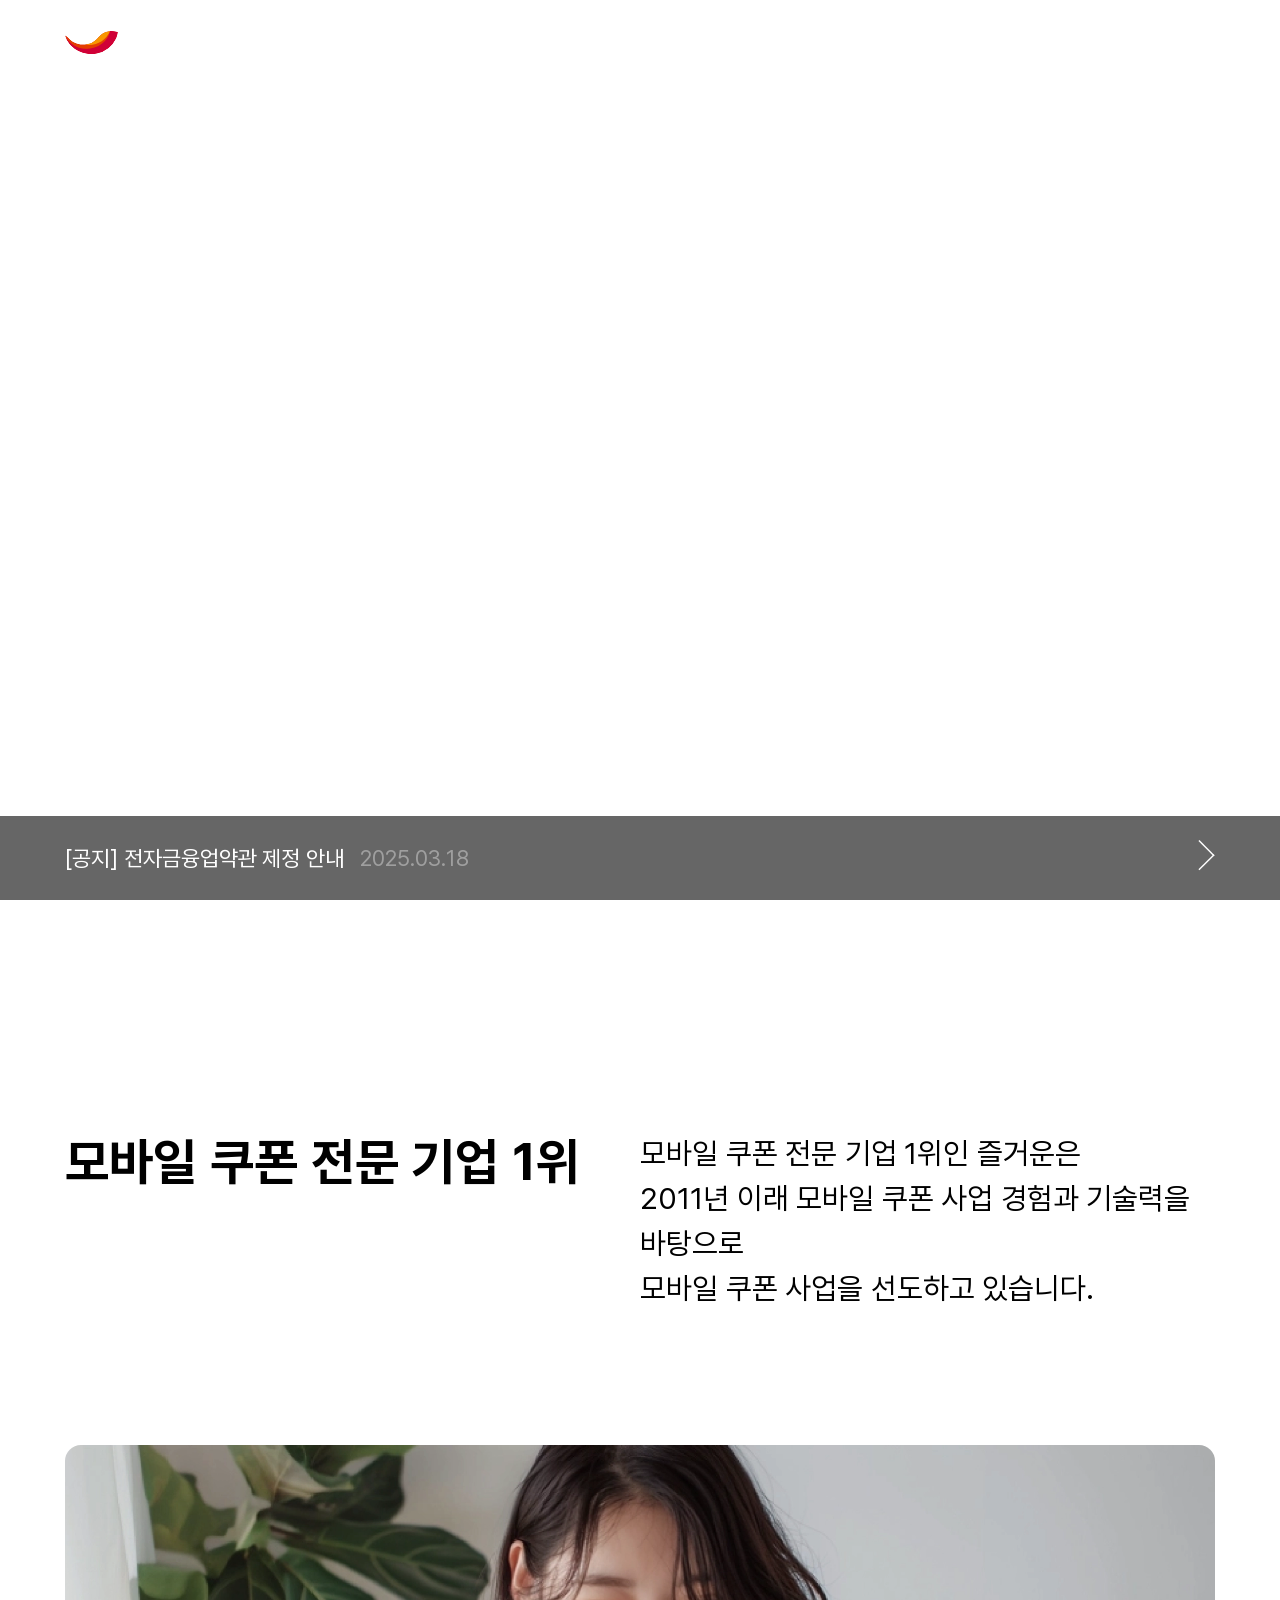
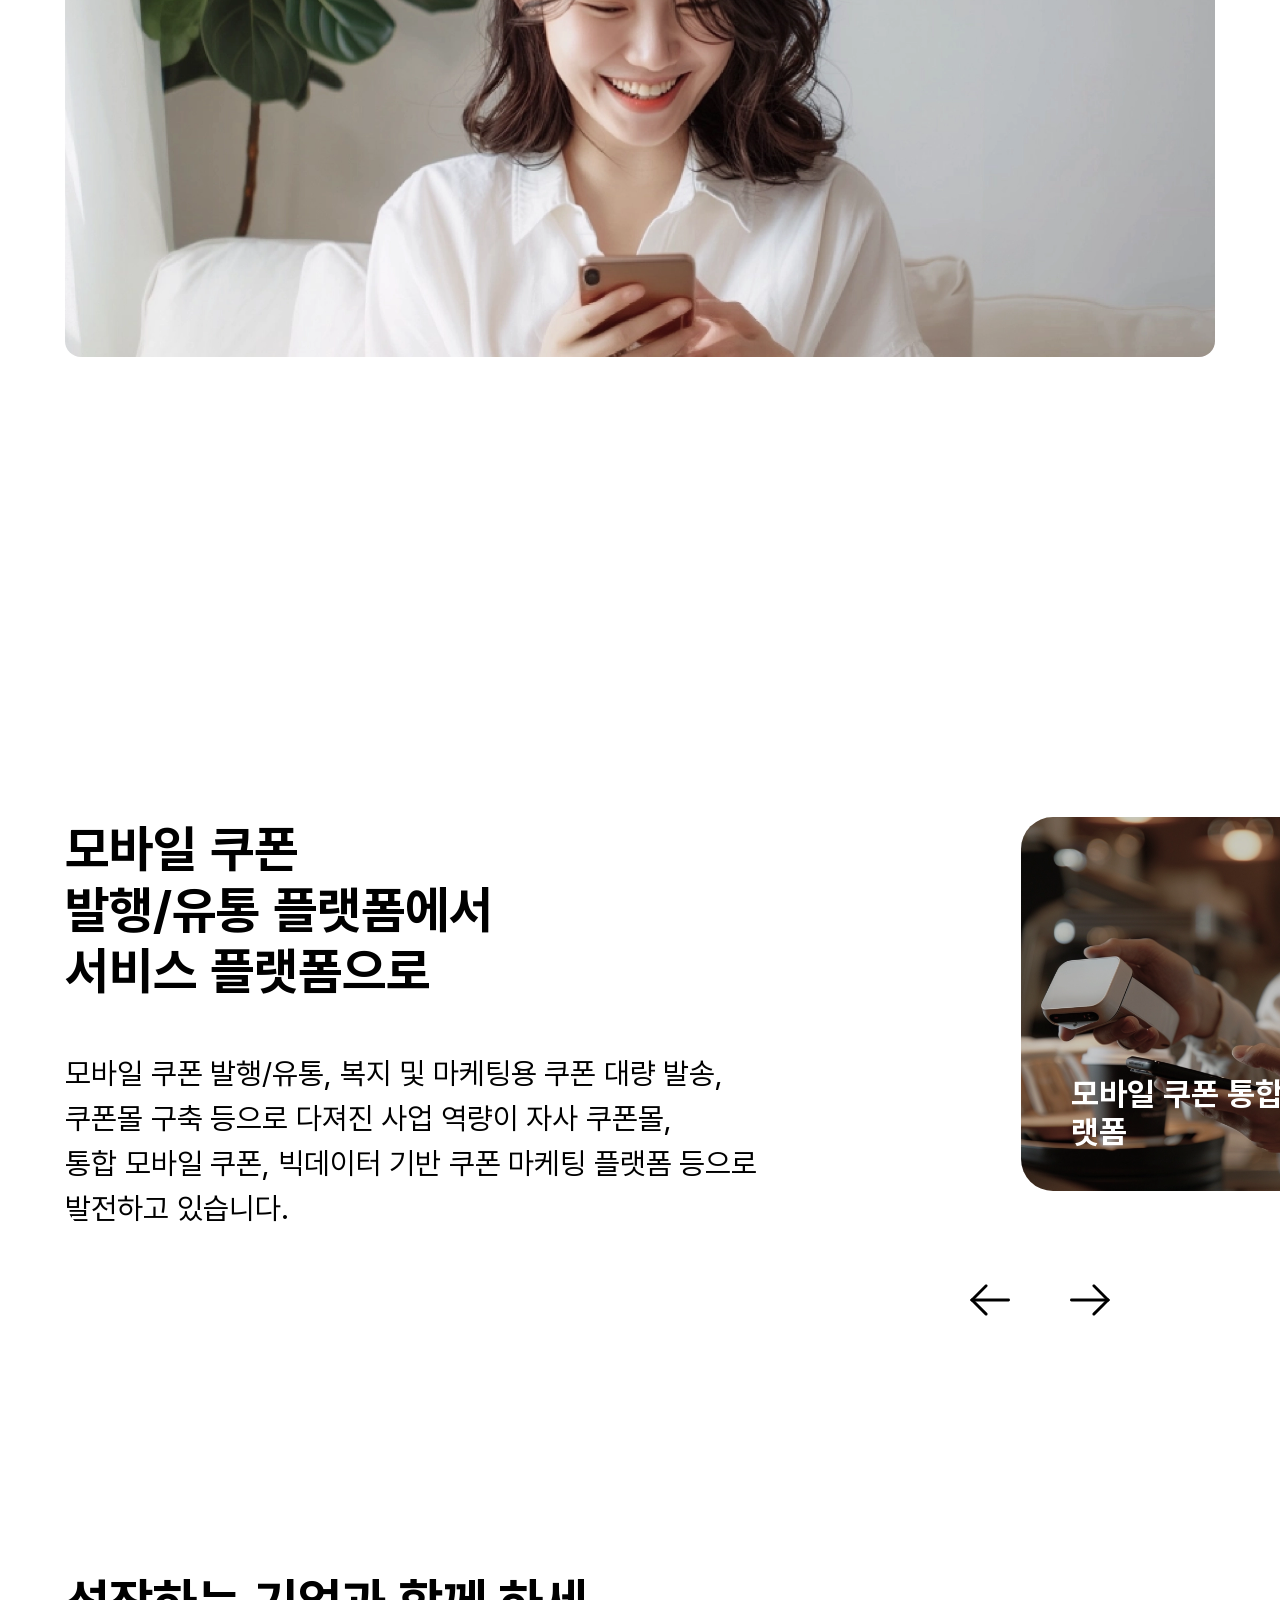
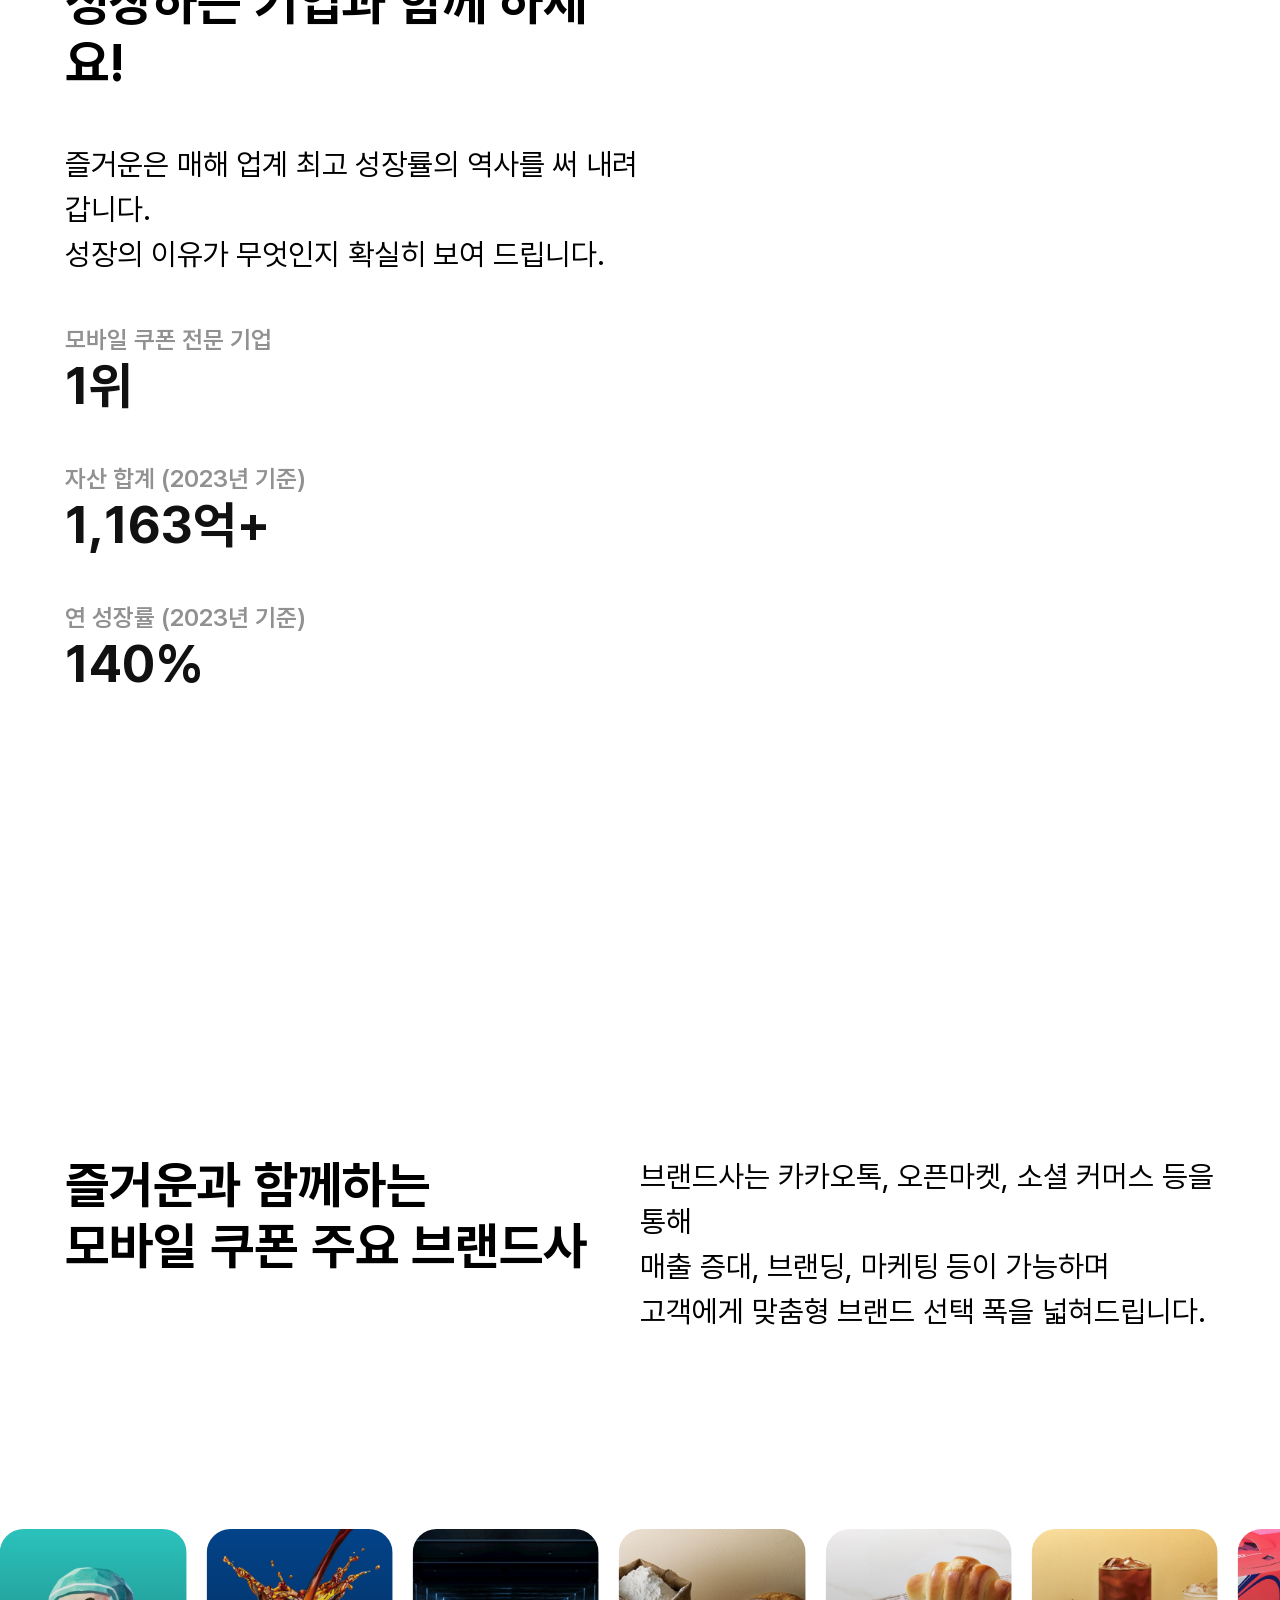
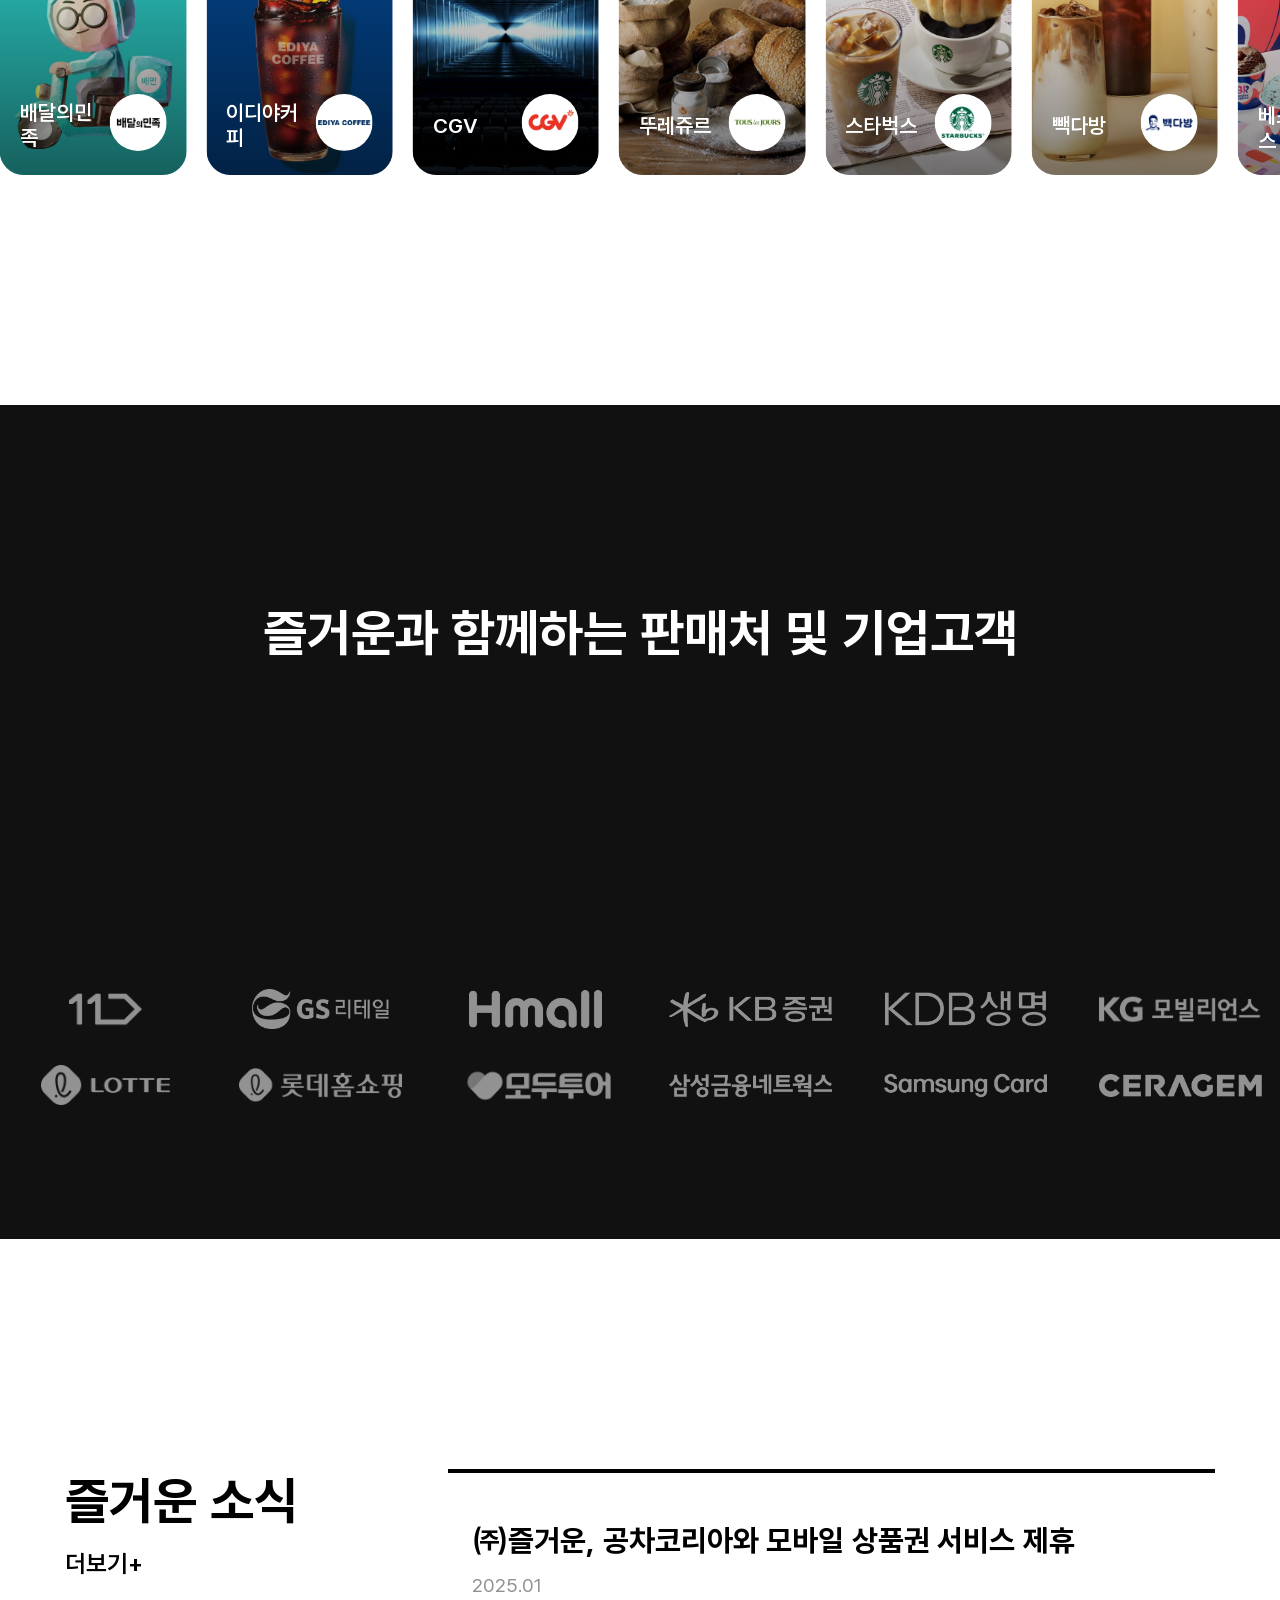
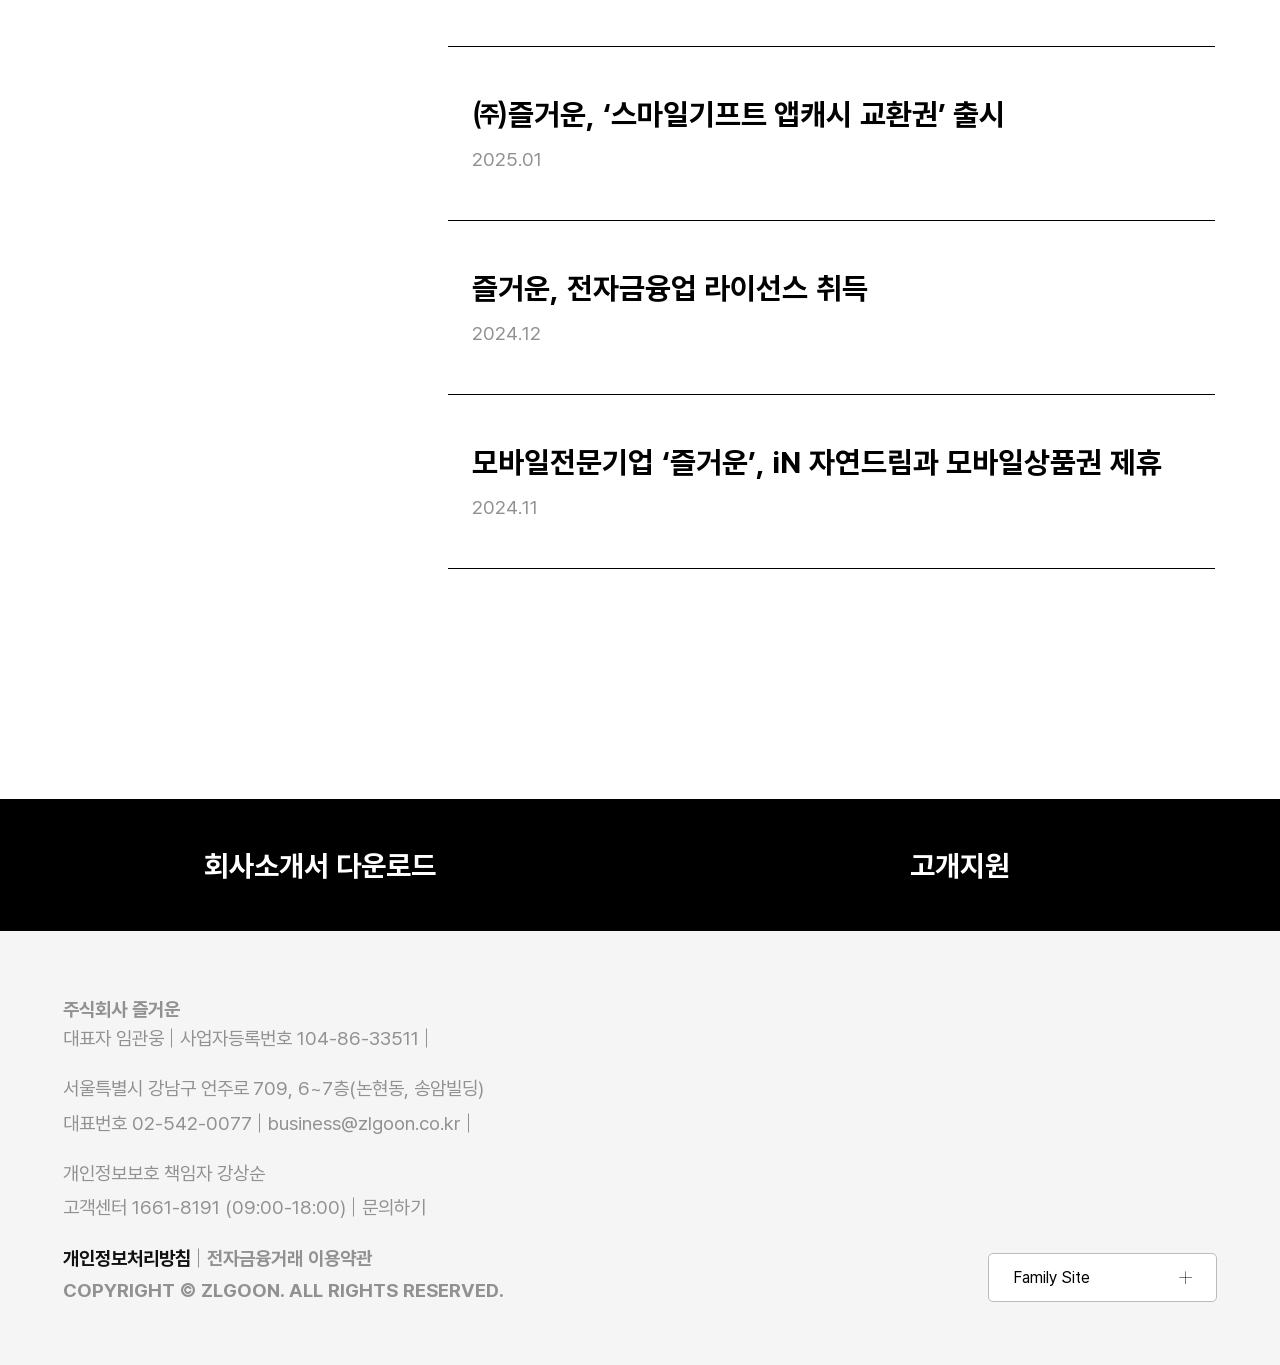
<file: index.html>
<!DOCTYPE html>
<html lang="ko">
<head>
    <meta charset="UTF-8">
    <meta name="viewport" content="width=device-width, initial-scale=1.0">
    <title> </title>

  
    <!-- Link Swiper's CSS -->
    <link rel="stylesheet" href="https://cdn.jsdelivr.net/npm/swiper@11/swiper-bundle.min.css" />

    <link rel="stylesheet" href="css/main.css">

    <!-- Swiper JS -->
    <script src="https://cdn.jsdelivr.net/npm/swiper@11/swiper-bundle.min.js"></script>
    <script>
        window.onload = () => {
            var swiper = new Swiper(".section02-Swiper", {
                slidesPerView: "3.4",
                spaceBetween: 30,
                navigation: {
                    nextEl: ".swiper-button-next",
                    prevEl: ".swiper-button-prev",
                },
            });

            var swiper = new Swiper(".section04-Swiper", {
                slidesPerView: "6.3",
                spaceBetween: 20,
                loop: true,
                navigation: {
                    nextEl: ".swiper-button-next",
                    prevEl: ".swiper-button-prev",
                },
                speed: 3000,
                autoplay: {
                    delay: 0,  // 3초마다 슬라이드 전환
                    disableOnInteraction: false,  // 사용자 조작 후에도 자동 재생 유지
                },
                

            });

            let header = document.querySelector('.header');
            let headerLogo = header.querySelector('.logo img');

            let mainSection = document.querySelector('.section-01');

            let gifSection = document.querySelector('.section-03'); 
            let gifImage = gifSection.querySelector('.image img');

            let footer = document.querySelector('.footer');
            let familySiteBtn = footer.querySelector('.family_site button')
            let familySiteList = footer.querySelector('.family_site .list');

            let isReload = false; //false값을 변수로 설정, 실행하지 않음, 조건이 맞지 않음.
            let index = 100;

            familySiteBtn.addEventListener('click', () => {
                familySiteList.classList.toggle('active');
            });
            let topBtn = document.querySelector('.top_btn');
          
            //offsetTop => 문서에서 떨어진 값(document, 스크롤해도 위치 변화 없음)
            //getBoundingClientRect().top  [겟 바운딩 클라이언트 렉트] => 현재 화면 viewport에서 떨어진 값, 스크롤에 따라 값 변화
            
              
               
            let gifSectionTop = gifSection.offsetTop;
            let gifsectionBottom = gifSectionTop + gifSection.offsetHeight; //section의 하단 위치값 구하기기
            let footerTop = footer.offsetTop;
            
            let windowHeight = window.innerHeight; //현재 보이는 영역의 높이
            let mainSectionTop = mainSection.offsetTop; //상단에서 떨어진 값
            window.addEventListener('scroll', () => {
                let scrollTop = window.scrollY;


               
 

                if(scrollTop > 0) {
                    headerLogo.src = 'img/logo.svg'
                    header.classList.add('active');
                } else {
                    headerLogo.src = 'img/logo_wh.svg';
                    header.classList.remove('active');

                }

                console.log(mainSectionTop)
                if(scrollTop >= mainSectionTop) {
                    topBtn.style.opacity = 1;
                } else {
                    topBtn.style.opacity = 0;
                }

                //console.log(!isReload)

                
                if(scrollTop > gifSectionTop && scrollTop < gifsectionBottom) {
                    //!isReload 변수앞에 !이 있으면 기존값을 반대값으로 적용해줌 false -> ture
                    //즉 해당 조건이 맞으니깐깐 ture, 실행하겠음. 
                    if(!isReload) {
                        setTimeout(() => {
                            gifImage.src = 'img/graph.gif';
                        }, 0)
                        gifImage.style.opacity = "1"; // 이미지 보이기 
                        isReload = true; // 다시 실행되지 않도록 설정, 없으면 스크롤할때마다 실행행
                    }
                } else {
                    gifImage.style.opacity = "0"; // 이미지 숨기기
                    isReload = false; // 다시 section에 들어오면 실행 가능하도록 초기화
                }
                


                console.log('문서의 전체 페이지 높이값:' + document.documentElement.scrollHeight)
                console.log('스크롤바의Y값:' + scrollTop)
                console.log('문서 맨 아래가지의 위치값' + scrollTop + windowHeight); // 맨 아래 위치값 찾기기
                console.log('푸터상단에서 떨어진 값 : ' + footerTop)
                if(scrollTop + windowHeight >= footerTop) {
                    topBtn.classList.add('active');

                } else {
                    topBtn.classList.remove('active');
                }

            });//scroll()
 


        };//script end
    </script>
</head>
<body>
    <div id="wrap">
        <header class="header">
            <div class="inner">
                <h1 class="logo">
                    <img src="img/logo_wh.svg" alt="즐거운">
                </h1>
                <nav class="nav">
                    <ul class="gnb">
                        <li><a href="#">소개</a></li>
                        <li><a href="#">사업•서비스</a></li>
                        <li><a href="#">뉴스룸</a></li>
                        <li><a href="#">인재채용</a></li>
                    </ul>
                </nav>
            </div>
        </header>

        <main class="main">
            <section class="main_visual">
                <video autoplay loop muted>
                    <source src="img/main-visual.mp4">
                </video>

                <div class="text">
                    <h2>일상의 즐거운 순간들을<br />당신과 함께 만들어 갑니다</h2>
                </div><!-- text -->

                <div class="cont_news">
                    <div class="inner">
                        <div>
                            <p>[공지] 전자금융업약관 제정 안내</p>
                            <span>2025.03.18</span>
                        </div>
                        <span class="page_next">
                            <svg width="17" height="31" viewBox="0 0 17 31" fill="none" xmlns="http://www.w3.org/2000/svg">
                                <rect width="21.4286" height="1.42857" transform="matrix(-0.707107 -0.707107 -0.707107 0.707107 16.5914 15.1523)" fill="white"></rect>
                                <rect width="21.4286" height="1.42857" transform="matrix(-0.707107 0.707107 0.707107 0.707107 15.581 14.1406)" fill="white"></rect>
                            </svg>
                        </span><!-- .page_next  -->
                    </div>
                </div><!-- cont_news end -->

            </section><!-- .main_visual -->

            

            <section class="section section-01">
                <div class="inner">
                    <div class="title flex">
                        <h3>모바일 쿠폰 전문 기업 1위</h3>
                        <p>모바일 쿠폰 전문 기업 1위인 즐거운은<br />
                            2011년 이래 모바일 쿠폰 사업 경험과 기술력을 바탕으로<br />
                            모바일 쿠폰 사업을 선도하고 있습니다.</p>
                    </div><!-- .title end -->

                    <div class="image">
                        <img src="img/main1_img1.webp" alt="모바일 쿠폰 전문 기업 1위" />
                    </div>
                </div><!-- .inner end -->
            </section><!-- .section-01 end -->

            <section class="section section-02">

                <div class="section-02_inner">
                    <div class="swiper section02-Swiper">
                        <div class="swiper-wrapper">
                            <div class="swiper-slide title">
                                <h3>모바일 쿠폰<br />
                                    발행/유통 플랫폼에서<br />
                                    서비스 플랫폼으로</h3>
                                <p>모바일 쿠폰 발행/유통, 복지 및 마케팅용 쿠폰 대량 발송, <br />
                                    쿠폰몰 구축 등으로 다져진 사업 역량이 자사 쿠폰몰, <br />
                                    통합 모바일 쿠폰, 빅데이터 기반 쿠폰 마케팅 플랫폼 등으로 <br />
                                    발전하고 있습니다.</p>
                            </div><!-- swiper-slide -->
                            <div class="swiper-slide">
                                <div class="image">
                                    <img src="img/main_2_card_img1.webp" alt="모바일 쿠폰 통합 플랫폼">
                                </div>
                    
                                <p class="slide-default-text">모바일 쿠폰 통합 플랫폼</p>
                                <div class="slide-hover-text">
                                    <p>
                                        브랜드사의 상품, 판매처, 가맹점, 고객의 <br>
                                        정보를 안전하게 데이터 처리하여 <br>
                                        쿠폰 발급부터 사용 후 정산까지 <br>
                                        전문적으로 처리하는 <br>
                                        모바일 쿠폰 통합 플랫폼을 제공합니다.
                                    </p>
                                </div><!-- slide-hover-text -->
                            </div> <!-- swiper-slide / 1-->
                            <div class="swiper-slide">
                                <div class="image"><img src="img/main_2_card_img2.webp" alt="모바일 쿠폰 유통/판매"></div>
                    
                                <p class="slide-default-text">모바일 쿠폰 유통/판매</p>
                                <div class="slide-hover-text">
                                    <p>
                                        판매 매출 극대화, 이벤트 활성화, 브랜딩 등 <br>
                                        다양한 브랜드사의 쿠폰 판매 목적과&nbsp; <br>
                                        카카오톡, 소셜커머스, 복지몰 등 <br>
                                        판매 채널별 특성 및 니즈를 고려하여 <br>
                                        최적의 쿠폰 유통 전략을 제공합니다.
                                    </p>
                                </div>
                            </div> <!-- swiper-slide / 2-->
                            <div class="swiper-slide">
                                <div class="image"><img src="img/main_2_card_img3.webp" alt="복지 및 마케팅용 쿠폰 서비스"></div>
                    
                                <p class="slide-default-text">복지 및 마케팅용 쿠폰 서비스</p>
                                <div class="slide-hover-text">
                                    <p>
                                        사내 복지 및 다양한 마케팅 목적에 따라<br>
                                        최적의 쿠폰 유형, 이벤트, CS 응대,&nbsp;<br>
                                        발송 시스템과 노하우를 지원함으로써<br>
                                        금융사, 제조사 등 연간 400억 이상의<br>
                                        B2B 거래 실적을 보유하고 있습니다.
                                    </p>
                                </div>
                            </div> <!-- swiper-slide / 3-->
                            <div class="swiper-slide">
                                <div class="image"><img src="img/main_2_card_img4.webp" alt="쿠폰몰 구축/운영"></div>
                    
                                <p class="slide-default-text">쿠폰몰 구축/운영</p>
                                <div class="slide-hover-text">
                                    <p>
                                        기업의 폐쇄몰, 금융사 포인트몰,<br>
                                        영업지원 솔루션 등 다양한 고객사의<br>
                                        니즈에 맞게 컨설팅, 상품 공급, <br>
                                        서비스 구축, 마케팅 및 운영까지<br>
                                        One stop으로 제공합니다.
                                    </p>
                                </div>
                            </div> <!-- swiper-slide / 4-->
                            <div class="swiper-slide">
                                <div class="image"><img src="img/main_2_card_img5.webp" alt="자사 쿠폰몰 서비스(B2B, B2C)"></div>
                    
                                <p class="slide-default-text">자사 쿠폰몰 서비스(B2B, B2C)</p>
                                <div class="slide-hover-text">
                                    <p>
                                        기업 대상 모바일 쿠폰 발송 서비스<br>
                                        오피스콘과(B2B) 쿠폰 브랜드 스토어 기반<br>
                                        SNS 일상카페(B2C)를 통해<br>
                                        다양한 서비스를 제공합니다.<br>
                                    </p>
                                </div>
                            </div> <!-- swiper-slide / 5-->
                            <div class="swiper-slide">
                                <div class="image"><img src="img/main_2_card_img6.webp" alt="통합 모바일 쿠폰 서비스"></div>
                    
                                <p class="slide-default-text">통합 모바일 쿠폰 서비스</p>
                                <div class="slide-hover-text">
                                    <p>
                                        특정 단일 매장에서만 사용 가능한<br>
                                        기존 모바일 쿠폰의 단점을 개선하여<br>
                                        다양한 브랜드의 여러 매장에서<br>
                                        사용 가능한 쿠폰으로 고객의 선택권과<br>
                                        사용성을 높였습니다.<br>
                                    </p>
                                </div>
                            </div> <!-- swiper-slide / 6-->
                            <div class="swiper-slide last-item">
                                <span>슬라이드 마지막 페이지로 빈 페이지입니다.</span>
                            </div> <!-- swiper-slide / 6-->
                    
                        </div><!-- swiper-wrapper -->
                        
                    </div>
                </div>
                <div class="swiper-button_wrap">
                    <div class="swiper-button-prev"></div>
                    <div class="swiper-button-next"></div>
                 </div>
            </section><!-- .section-02 end -->

            <section class="section section-03">
                <div class="inner">
                    <div class="text_wrap">
                        <div class="title">
                            <h3>성장하는 기업과 함께 하세요!</h3>
                            <p>즐거운은 매해 업계 최고 성장률의 역사를 써 내려 갑니다.<br />
                                성장의 이유가 무엇인지 확실히 보여 드립니다.</p>
                        </div><!-- title -->
                        <div class="cont_text">
                            <div>
                                <p>모바일 쿠폰 전문 기업</p>
                                <span><b>1위</b></span>
                            </div>
                            <div>
                                <p>자산 합계 (2023년 기준)</p>
                                <span><b data-target="1,163">1,163억+</b></span>
                            </div>
                            <div>
                                <p>연 성장률 (2023년 기준)</p>
                                <span><b>140%</b></span>
                            </div>
                        </div><!-- .cont_text end -->
                    </div><!-- .text_wrap end -->

                    <div class="image" data-aos="zoom-in">
                        <img src="img/graph.gif" alt="총자산 증가율(2023.12 기준)">
                    </div><!-- .image end -->

                </div><!-- .inner end -->
            </section><!-- section-03 -->

            <section class="section section-04">
                <div class="title inner flex">
                    <h3>즐거운과 함께하는<br />
                        모바일 쿠폰 주요 브랜드사</h3>
                    <p>브랜드사는 카카오톡, 오픈마켓, 소셜 커머스 등을 통해<br />
                        매출 증대, 브랜딩, 마케팅 등이 가능하며<br />
                        고객에게 맞춤형 브랜드 선택 폭을 넓혀드립니다.</p>
                </div><!-- .title end -->

                <div class="swiper section04-Swiper">
                    <div class="swiper-wrapper">
                        
                        <div class="swiper-slide">
                            <div class="card-image">
                                <img src="img/main_3_card_img1.webp" alt="">
                            </div>
                            <div class="card-text">
                                <p>투썸플레이스</p>
                                <span>
                                    <img src="img/main_3_card_logo1.webp" alt="">
                                </span>
                            </div>
                        </div>
        
                        <div class="swiper-slide">
                            <div class="card-image text-white">
                                <img src="img/main_3_card_img2.webp" alt="">
                            </div>
                            <div class="card-text">
                                <p>배달의민족</p>
                                <span>
                                    <img src="img/main_3_card_logo2.webp" alt="">
                                </span>
                            </div>
                        </div>
        
                        <div class="swiper-slide">
                            <div class="card-image">
                                <img src="img/main_3_card_img3.webp" alt="">
                            </div>
                            <div class="card-text">
                                <p>이디야커피</p>
                                <span>
                                    <img src="img/main_3_card_logo3.webp" alt="">
                                </span>
                            </div>
                        </div>
        
                        <div class="swiper-slide">
                            <div class="card-image">
                                <img src="img/main_3_card_img4.webp" alt="">
                            </div>
                            <div class="card-text">
                                <p>CGV</p>
                                <span>
                                    <img src="img/main_3_card_logo4.webp" alt="">
                                </span>
                            </div>
                        </div>
        
                        <div class="swiper-slide">
                            <div class="card-image">
                                <img src="img/main_3_card_img5.webp" alt="">
                            </div>
                            <div class="card-text">
                                <p>뚜레쥬르</p>
                                <span>
                                    <img src="img/main_3_card_logo5.webp" alt="">
                                </span>
                            </div>
                        </div>
        
                        <div class="swiper-slide">
                            <div class="card-image">
                                <img src="img/main_3_card_img6.webp" alt="">
                            </div>
                            <div class="card-text">
                                <p>스타벅스</p>
                                <span>
                                    <img src="img/main_3_card_logo6.webp" alt="">
                                </span>
                            </div>
                        </div>
        
                        <div class="swiper-slide">
                            <div class="card-image">
                                <img src="img/main_3_card_img7.webp" alt="">
                            </div>
                            <div class="card-text">
                                <p>빽다방</p>
                                <span>
                                    <img src="img/main_3_card_logo7.webp" alt="">
                                </span>
                            </div>
                        </div>
        
                        <div class="swiper-slide">
                            <div class="card-image">
                                <img src="img/main_3_card_img8.webp" alt="">
                            </div>
                            <div class="card-text">
                                <p>베스킨라빈스</p>
                                <span>
                                    <img src="img/main_3_card_logo8.webp" alt="">
                                </span>
                            </div>
                        </div>
        
                        <div class="swiper-slide">
                            <div class="card-image">
                                <img src="img/main_3_card_img9.webp" alt="">
                            </div>
                            <div class="card-text">
                                <p>이마트</p>
                                <span>
                                    <img src="img/main_3_card_logo9.webp" alt="">
                                </span>
                            </div>
                        </div>
        
                        <div class="swiper-slide">
                            <div class="card-image">
                                <img src="img/main_3_card_img10.webp" alt="">
                            </div>
                            <div class="card-text">
                                <p>빕스</p>
                                <span>
                                    <img src="img/main_3_card_logo10.webp" alt="">
                                </span>
                            </div>
                        </div>
        
                        <div class="swiper-slide">
                            <div class="card-image">
                                <img src="img/main_3_card_img11.webp" alt="">
                            </div>
                            <div class="card-text">
                                <p>GS25</p>
                                <span>
                                    <img src="img/main_3_card_logo11.webp" alt="">
                                </span>
                            </div>
                        </div>
        
                        <div class="swiper-slide">
                            <div class="card-image">
                                <img src="img/main_3_card_img12.webp" alt="">
                            </div>
                            <div class="card-text">
                                <p>CU</p>
                                <span>
                                    <img src="img/main_3_card_logo12.webp" alt="">
                                </span>
                            </div>
                        </div>
        
                        <div class="swiper-slide">
                            <div class="card-image">
                                <img src="img/main_3_card_img13.webp" alt="">
                            </div>
                            <div class="card-text">
                                <p>파리바게뜨</p>
                                <span>
                                    <img src="img/main_3_card_logo13.webp" alt="">
                                </span>
                            </div>
                        </div>
        
                        <div class="swiper-slide">
                            <div class="card-image">
                                <img src="img/main_3_card_img14.webp" alt="">
                            </div>
                            <div class="card-text">
                                <p>버거킹</p>
                                <span>
                                    <img src="img/main_3_card_logo14.webp" alt="">
                                </span>
                            </div>
                        </div>
        
                        <div class="swiper-slide">
                            <div class="card-image">
                                <img src="img/main_3_card_img15.webp" alt="">
                            </div>
                            <div class="card-text">
                                <p>메가박스</p>
                                <span>
                                    <img src="img/main_3_card_logo15.webp" alt="">
                                </span>
                            </div>
                        </div>
        
                        <div class="swiper-slide">
                            <div class="card-image">
                                <img src="img/main_3_card_img16.webp" alt="">
                            </div>
                            <div class="card-text">
                                <p>올리브영</p>
                                <span>
                                    <img src="img/main_3_card_logo16.webp" alt="">
                                </span>
                            </div>
                        </div>
        
                        <div class="swiper-slide">
                            <div class="card-image">
                                <img src="img/main_3_card_img17.webp" alt="">
                            </div>
                            <div class="card-text">
                                <p>네이버페이</p>
                                <span>
                                    <img src="img/main_3_card_logo17.webp" alt="">
                                </span>
                            </div>
                        </div>
        
                        <div class="swiper-slide">
                            <div class="card-image">
                                <img src="img/main_3_card_img18.webp" alt="">
                            </div>
                            <div class="card-text">
                                <p>쿠팡이츠</p>
                                <span>
                                    <img src="img/main_3_card_logo18.webp" alt="">
                                </span>
                            </div>
                        </div>
        
                        <div class="swiper-slide">
                            <div class="card-image">
                                <img src="img/main_3_card_img19.webp" alt="">
                            </div>
                            <div class="card-text">
                                <p>롯데리아</p>
                                <span>
                                    <img src="img/main_3_card_logo19.webp" alt="">
                                </span>
                            </div>
                        </div>
        
                        <div class="swiper-slide">
                            <div class="card-image">
                                <img src="img/main_3_card_img20.webp" alt="">
                            </div>
                            <div class="card-text">
                                <p>홈플러스</p>
                                <span>
                                    <img src="img/main_3_card_logo20.webp" alt="">
                                </span>
                            </div>
                        </div>



                    </div>
                </div><!-- swiper.section04-Swiper -->

            </section><!-- .section-04 -->

            <section class="section section-05">
                <div class="title">
                    <h3>즐거운과 함께하는 판매처 및 기업고객</h3>
                </div>

                <div class="marquee-container">
                    <div class="marquee marquee--forwards">
                        <span><img src="img/glogo1.webp" alt="Logo 1"></span>
                        <span><img src="img/glogo2.webp" alt="Logo 2"></span>
                        <span><img src="img/glogo3.webp" alt="Logo 3"></span>
                        <span><img src="img/glogo4.webp" alt="Logo 4"></span>
                        <span><img src="img/glogo5.webp" alt="Logo 5"></span>
                        <span><img src="img/glogo6.webp" alt="Logo 6"></span>
                        <span><img src="img/glogo7.webp" alt="Logo 7"></span>
                        <span><img src="img/glogo8.webp" alt="Logo 8"></span>
                        <span><img src="img/glogo9.webp" alt="Logo 9"></span>
                        <span><img src="img/glogo10.webp" alt="Logo 10"></span>
                        <span><img src="img/glogo11.webp" alt="Logo 11"></span>
                        <span><img src="img/glogo12.webp" alt="Logo 12"></span>
                        <span><img src="img/glogo13.webp" alt="Logo 13"></span>
                        <span><img src="img/glogo14.webp" alt="Logo 14"></span>
                        <span><img src="img/glogo15.webp" alt="Logo 15"></span>
                        <span><img src="img/glogo16.webp" alt="Logo 16"></span>
                        <span><img src="img/glogo17.webp" alt="Logo 17"></span>
                        <span><img src="img/glogo18.webp" alt="Logo 18"></span>
                        <span><img src="img/glogo19.webp" alt="Logo 19"></span>
                        <span><img src="img/glogo20.webp" alt="Logo 20"></span>
                        <span><img src="img/glogo1.webp" alt="Logo 1"></span>
                        <span><img src="img/glogo2.webp" alt="Logo 2"></span>
                        <span><img src="img/glogo3.webp" alt="Logo 3"></span>
                        <span><img src="img/glogo4.webp" alt="Logo 4"></span>
                        <span><img src="img/glogo5.webp" alt="Logo 5"></span>
                        <span><img src="img/glogo6.webp" alt="Logo 6"></span>
                        <span><img src="img/glogo7.webp" alt="Logo 7"></span>
                        <span><img src="img/glogo8.webp" alt="Logo 8"></span>
                        <span><img src="img/glogo9.webp" alt="Logo 9"></span>
                        <span><img src="img/glogo10.webp" alt="Logo 10"></span>
                        <span><img src="img/glogo11.webp" alt="Logo 11"></span>
                        <span><img src="img/glogo12.webp" alt="Logo 12"></span>
                        <span><img src="img/glogo13.webp" alt="Logo 13"></span>
                        <span><img src="img/glogo14.webp" alt="Logo 14"></span>
                        <span><img src="img/glogo15.webp" alt="Logo 15"></span>
                        <span><img src="img/glogo16.webp" alt="Logo 16"></span>
                        <span><img src="img/glogo17.webp" alt="Logo 17"></span>
                        <span><img src="img/glogo18.webp" alt="Logo 18"></span>
                        <span><img src="img/glogo19.webp" alt="Logo 19"></span>
                        <span><img src="img/glogo20.webp" alt="Logo 20"></span>
                    </div>
                    <div class="marquee marquee--backwards">
                        <span><img src="img/glogo21.webp" alt="Logo 21"></span>
                        <span><img src="img/glogo22.webp" alt="Logo 22"></span>
                        <span><img src="img/glogo23.webp" alt="Logo 23"></span>
                        <span><img src="img/glogo24.webp" alt="Logo 24"></span>
                        <span><img src="img/glogo25.webp" alt="Logo 25"></span>
                        <span><img src="img/glogo26.webp" alt="Logo 26"></span>
                        <span><img src="img/glogo27.webp" alt="Logo 27"></span>
                        <span><img src="img/glogo28.webp" alt="Logo 28"></span>
                        <span><img src="img/glogo29.webp" alt="Logo 29"></span>
                        <span><img src="img/glogo30.webp" alt="Logo 30"></span>
                        <span><img src="img/glogo31.webp" alt="Logo 31"></span>
                        <span><img src="img/glogo32.webp" alt="Logo 32"></span>
                        <span><img src="img/glogo34.webp" alt="Logo 34"></span>
                        <span><img src="img/glogo35.webp" alt="Logo 35"></span>
                        <span><img src="img/glogo36.webp" alt="Logo 36"></span>
                        <span><img src="img/glogo37.webp" alt="Logo 37"></span>
                        <span><img src="img/glogo41.png" alt="Logo 38"></span>
                        <span><img src="img/glogo39.webp" alt="Logo 39"></span>
                        <span><img src="img/glogo40.webp" alt="Logo 40"></span>
                        <span><img src="img/glogo21.webp" alt="Logo 21"></span>
                        <span><img src="img/glogo22.webp" alt="Logo 22"></span>
                        <span><img src="img/glogo23.webp" alt="Logo 23"></span>
                        <span><img src="img/glogo24.webp" alt="Logo 24"></span>
                        <span><img src="img/glogo25.webp" alt="Logo 25"></span>
                        <span><img src="img/glogo26.webp" alt="Logo 26"></span>
                        <span><img src="img/glogo27.webp" alt="Logo 27"></span>
                        <span><img src="img/glogo28.webp" alt="Logo 28"></span>
                        <span><img src="img/glogo29.webp" alt="Logo 29"></span>
                        <span><img src="img/glogo30.webp" alt="Logo 30"></span>
                        <span><img src="img/glogo31.webp" alt="Logo 31"></span>
                        <span><img src="img/glogo32.webp" alt="Logo 32"></span>
                        <span><img src="img/glogo42.png" alt="Logo 33"></span>
                        <span><img src="img/glogo34.webp" alt="Logo 34"></span>
                        <span><img src="img/glogo35.webp" alt="Logo 35"></span>
                        <span><img src="img/glogo36.webp" alt="Logo 36"></span>
                        <span><img src="img/glogo37.webp" alt="Logo 37"></span>
                        <span><img src="img/glogo39.webp" alt="Logo 39"></span>
                        <span><img src="img/glogo40.webp" alt="Logo 40"></span>
                    </div>
                </div>
            </section><!-- section-05 -->


            <section class="section section-06">
                <div class="inner">
                    <div class="title">
                        <h3>즐거운 소식</h3>
                        <a href="#">더보기+</a>
                    </div>

                    <div class="news_item-wrap">
                        <div class="item">
                            <a href="#">
                                <p>㈜즐거운, 공차코리아와 모바일 상품권 서비스 제휴</p>
                                <span>2025.01</span>
                            </a>
                        </div><!-- .item end -->

                        <div class="item">
                            <a href="#">
                                <p>㈜즐거운, ‘스마일기프트 앱캐시 교환권’ 출시</p>
                                <span>2025.01</span>
                            </a>
                        </div><!-- .item end -->

                        <div class="item">
                            <a href="#">
                                <p>즐거운, 전자금융업 라이선스 취득</p>
                                <span>2024.12</span>
                            </a>
                        </div><!-- .item end -->

                        <div class="item">
                            <a href="#">
                                <p>모바일전문기업 ‘즐거운’, iN 자연드림과 모바일상품권 제휴</p>
                                <span>2024.11</span>
                            </a>
                        </div><!-- .item end -->


                    </div><!-- .news_item-wrap end -->
                </div><!-- inner -->
            </section><!-- .section-06  end -->
        </main>

        <footer class="footer">
            <div class="top_btn">
                <a href="#"><img src="img/top.svg" alt=""></a>
            </div>
            <div class="ft_nav">
                <ul>
                    <li><a href="#">회사소개서 다운로드</a></li>
                    <li><a href="#">고개지원</a></li>
                </ul>
            </div><!-- .ft_nav -->

            <div class="inner">
                <div class="ft_info_wrap">
                    <p class="ft_logo">주식회사 즐거운</p>
                    <div class="ft_info">
                        <ul>
                            <li>대표자 임관웅</li>
                            <li>사업자등록번호 104-86-33511</li>
                            <li>서울특별시 강남구 언주로 709, 6~7층(논현동, 송암빌딩)</li>
                        </ul>
                        <ul>
                            <li>대표번호 02-542-0077</li>
                            <li>business@zlgoon.co.kr</li>
                            <li>개인정보보호 책임자 강상순</li>
                        </ul>
                        <ul>
                            <li>고객센터 1661-8191 (09:00-18:00)</li>
                            <li><a href="#">문의하기</a></li>
                        </ul>
                        <ul class="ft_info_bottom">
                            <li><a href="#"><strong>개인정보처리방침</strong></a></li>
                            <li><a href="#"><strong>전자금융거래 이용약관</strong></a></li>
                        </ul>
                    </div><!-- ft_info -->
                    <p class="copyright">COPYRIGHT © ZLGOON. ALL RIGHTS RESERVED.</p>
                </div><!-- ft_info_wrap -->

                <div class="family_site">
                    <button type="button" class="family_site-btn">Family Site</button>
                    <ul class="list">
                        <li><a href="#">오피스콘</a></li>
                        <li><a href="#">스마일기프트</a></li>
                        <li><a href="#">일상카페</a></li>
                        <li><a href="#">즐거운 페이먼트</a></li>
                    </ul>
                </div><!-- family_site -->
            </div><!-- inner -->
        </footer><!-- .footer end -->
    </div><!-- #wrap end -->
</body>
</html>
</file>
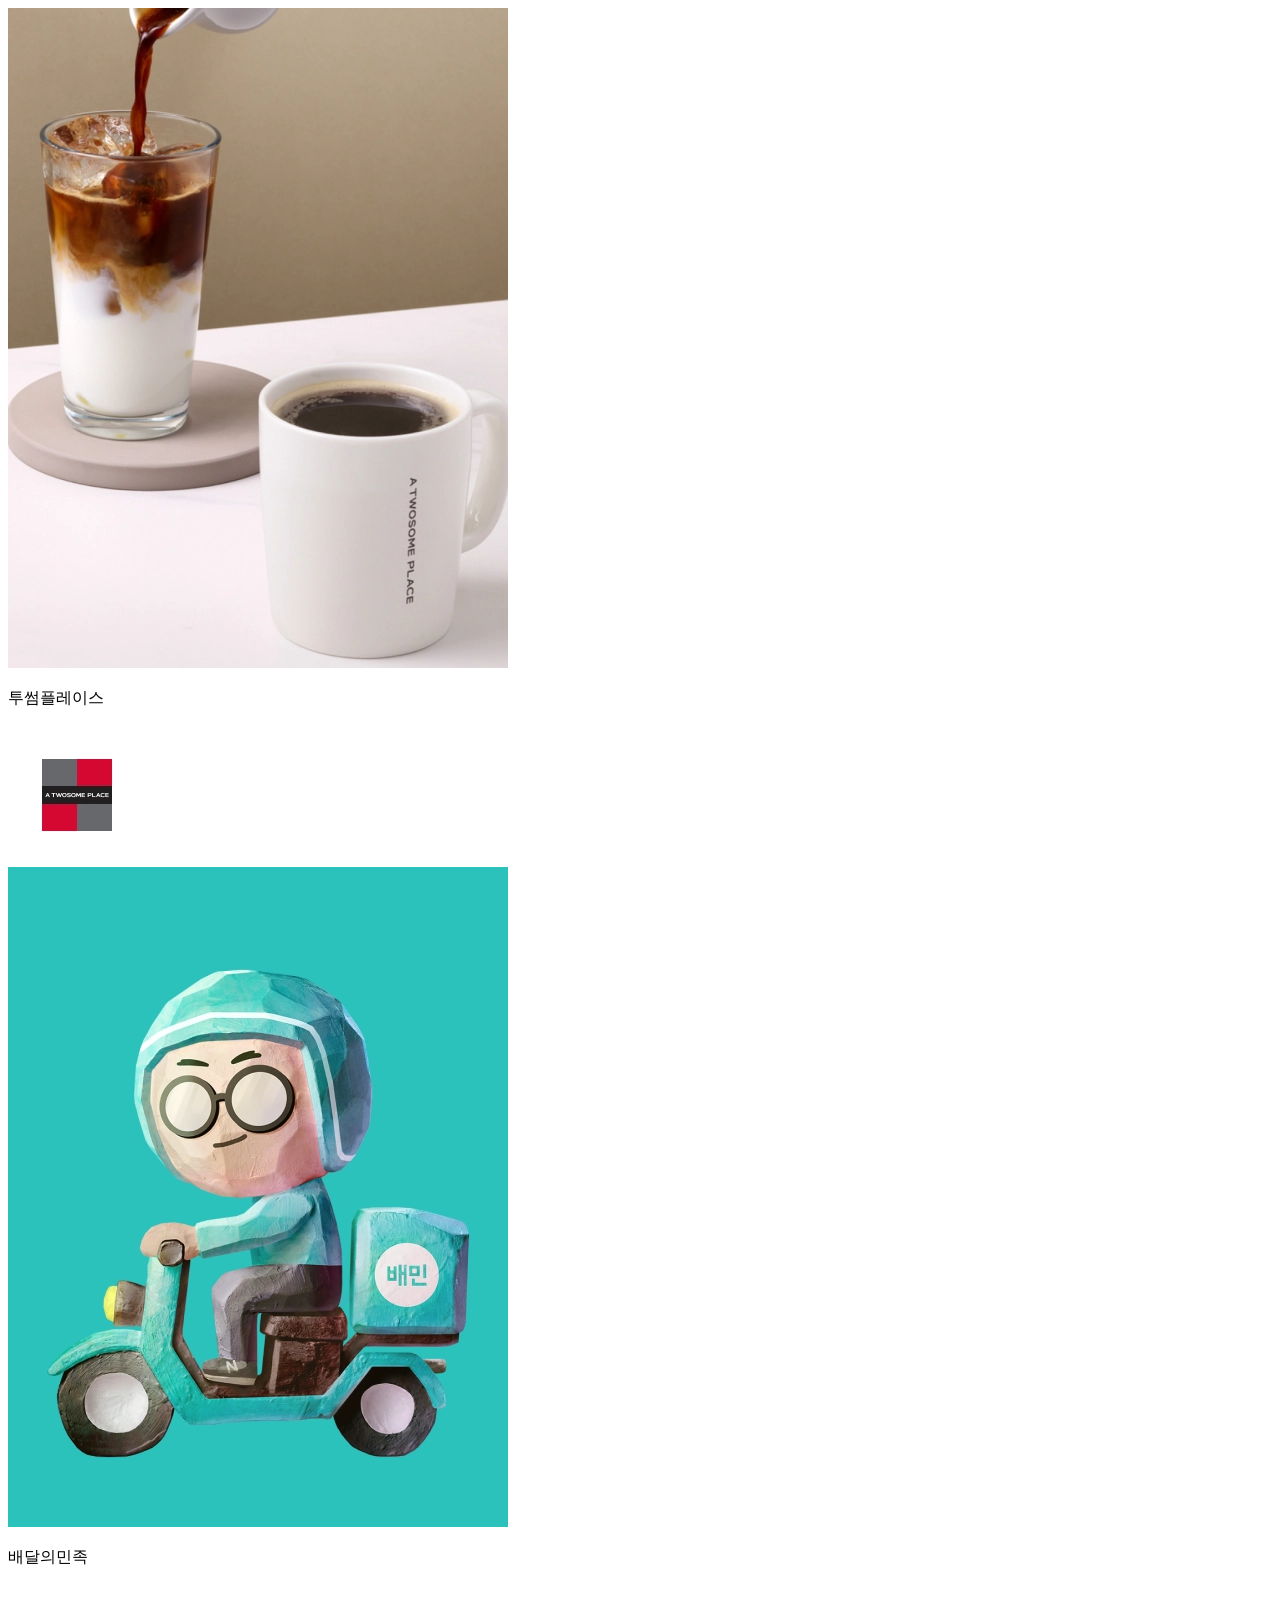
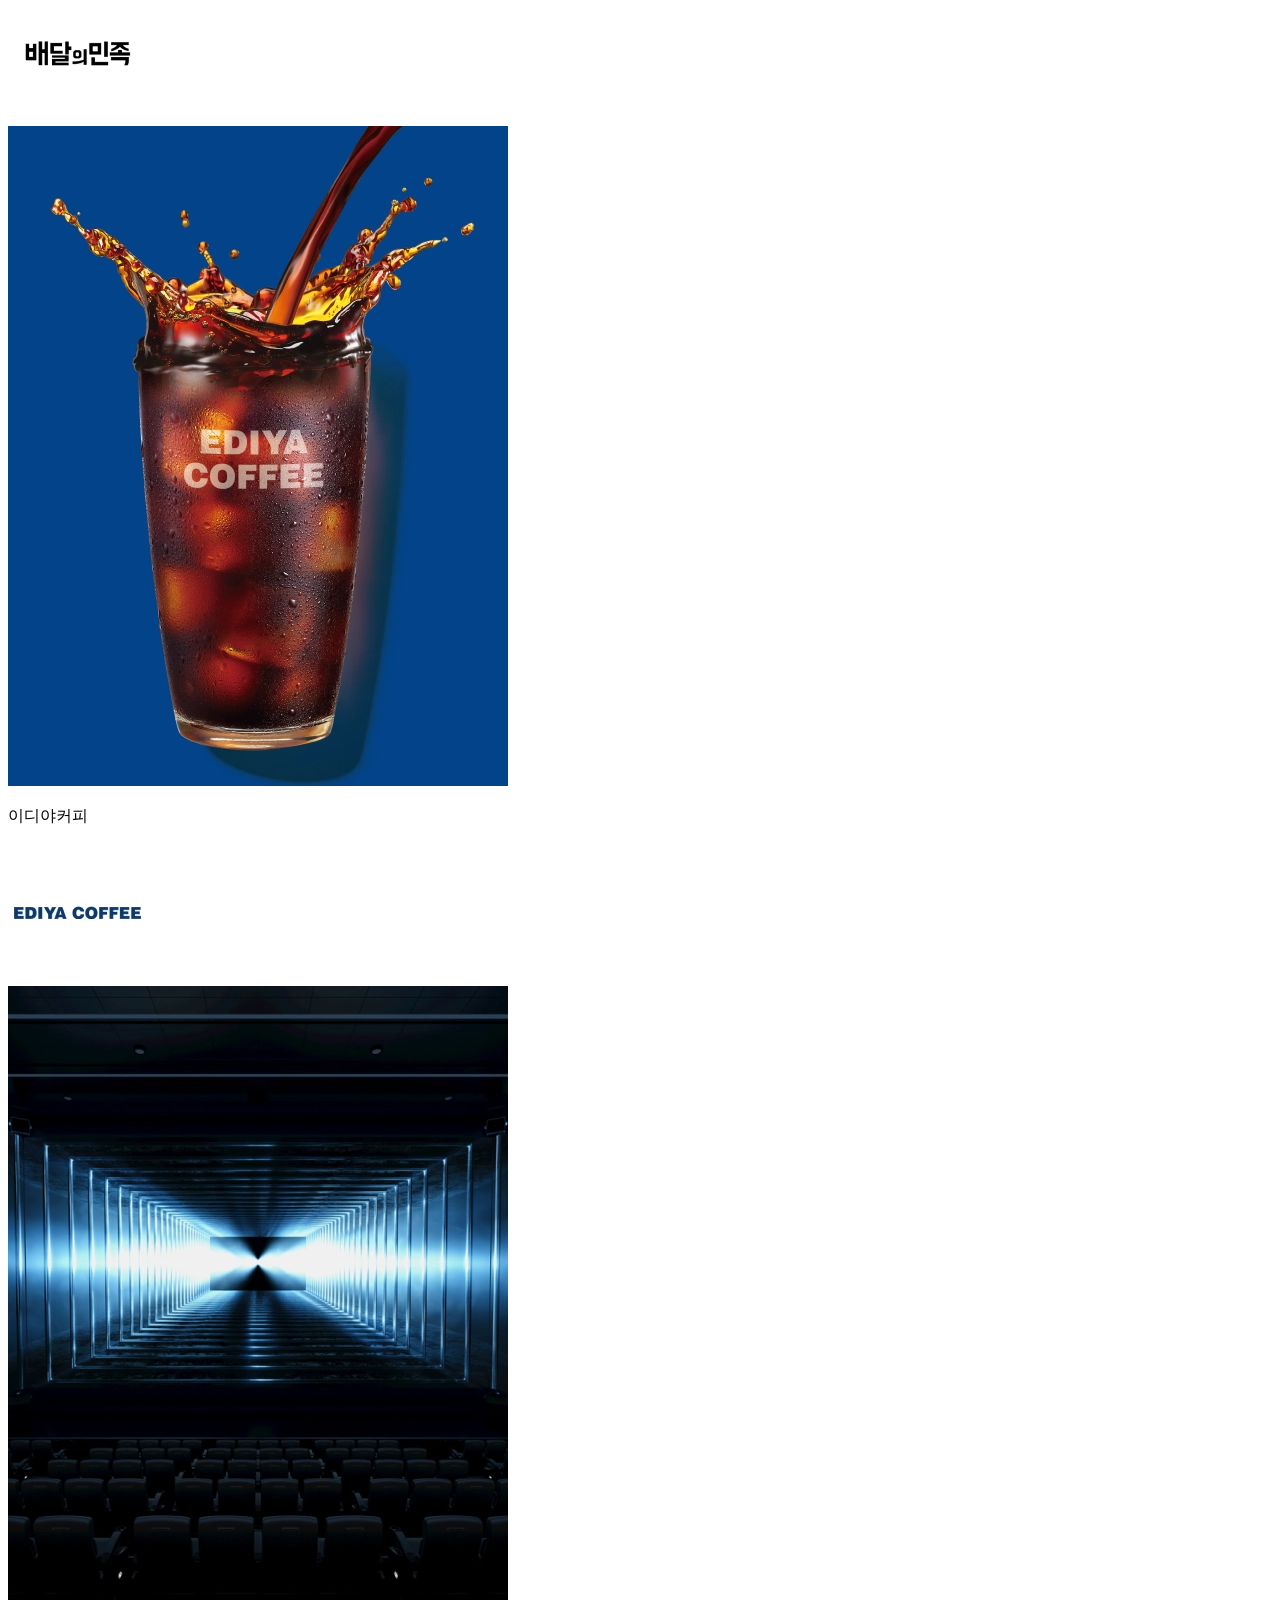
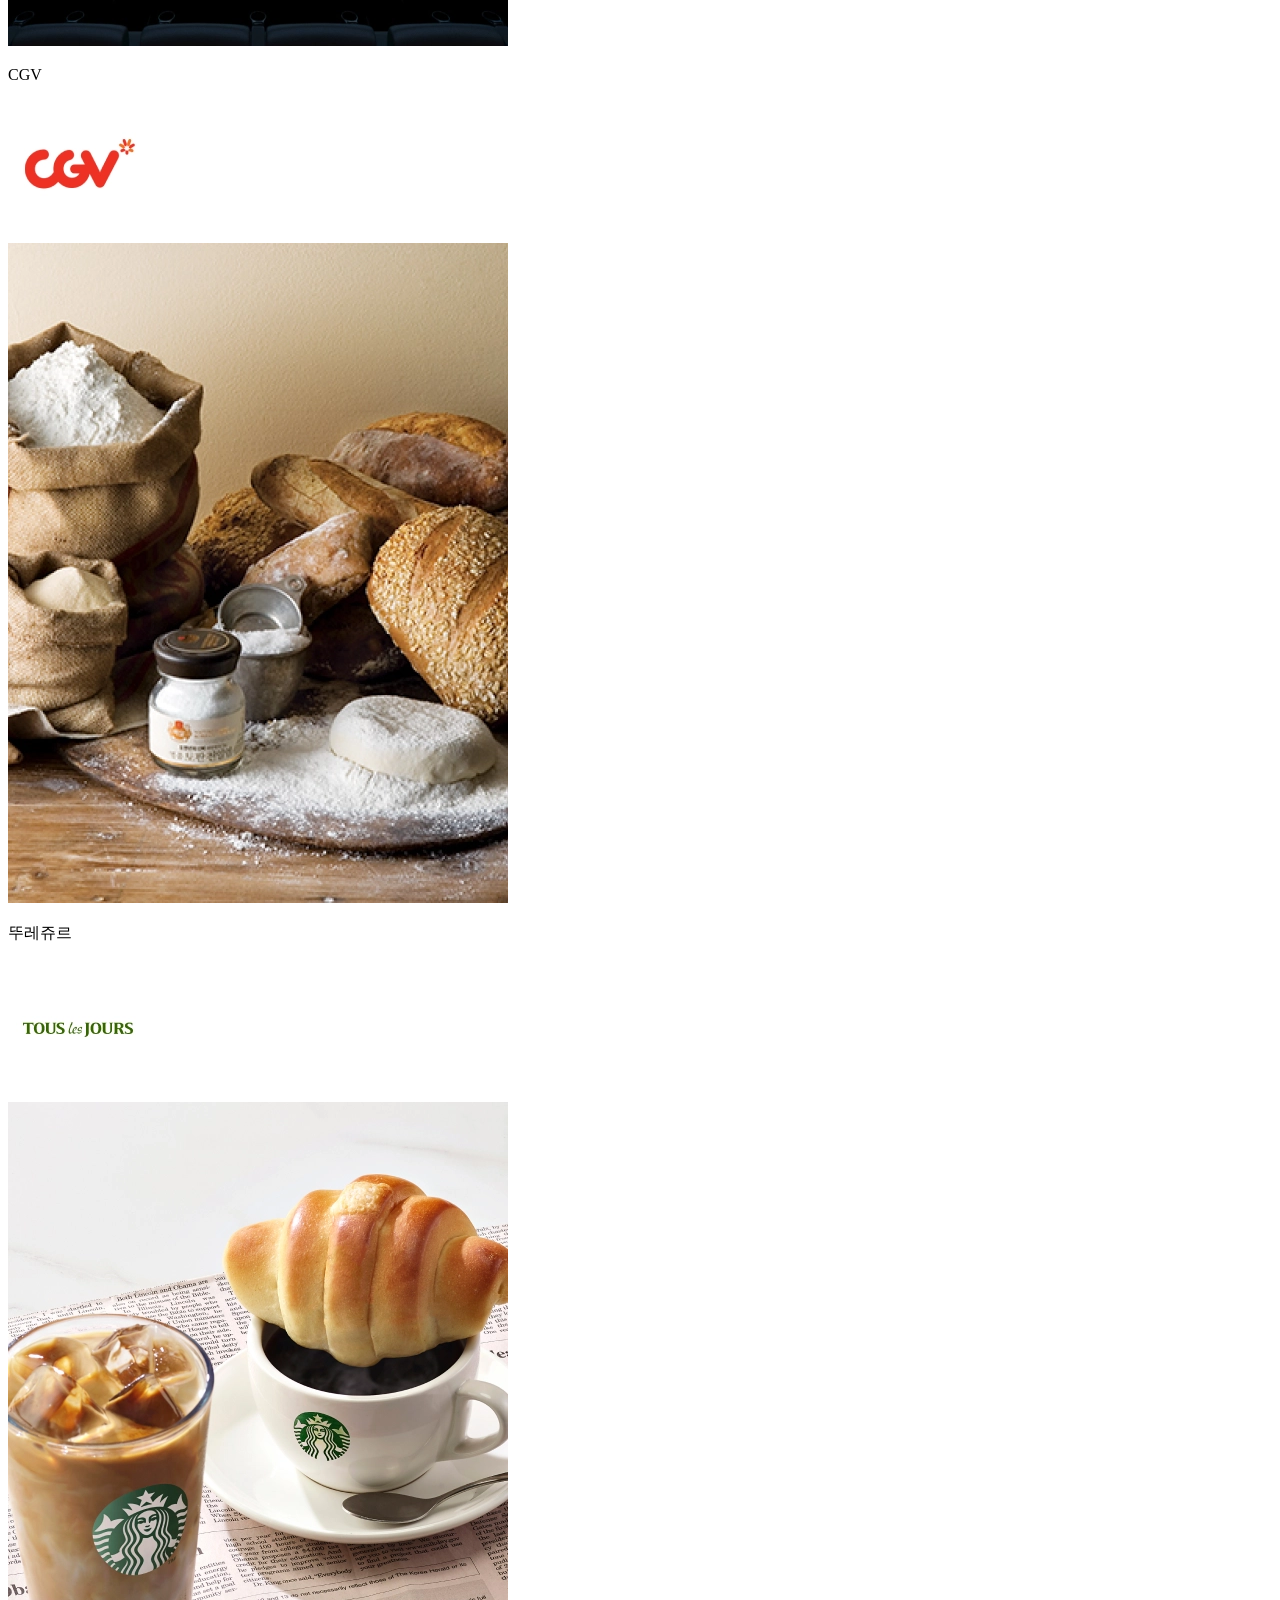
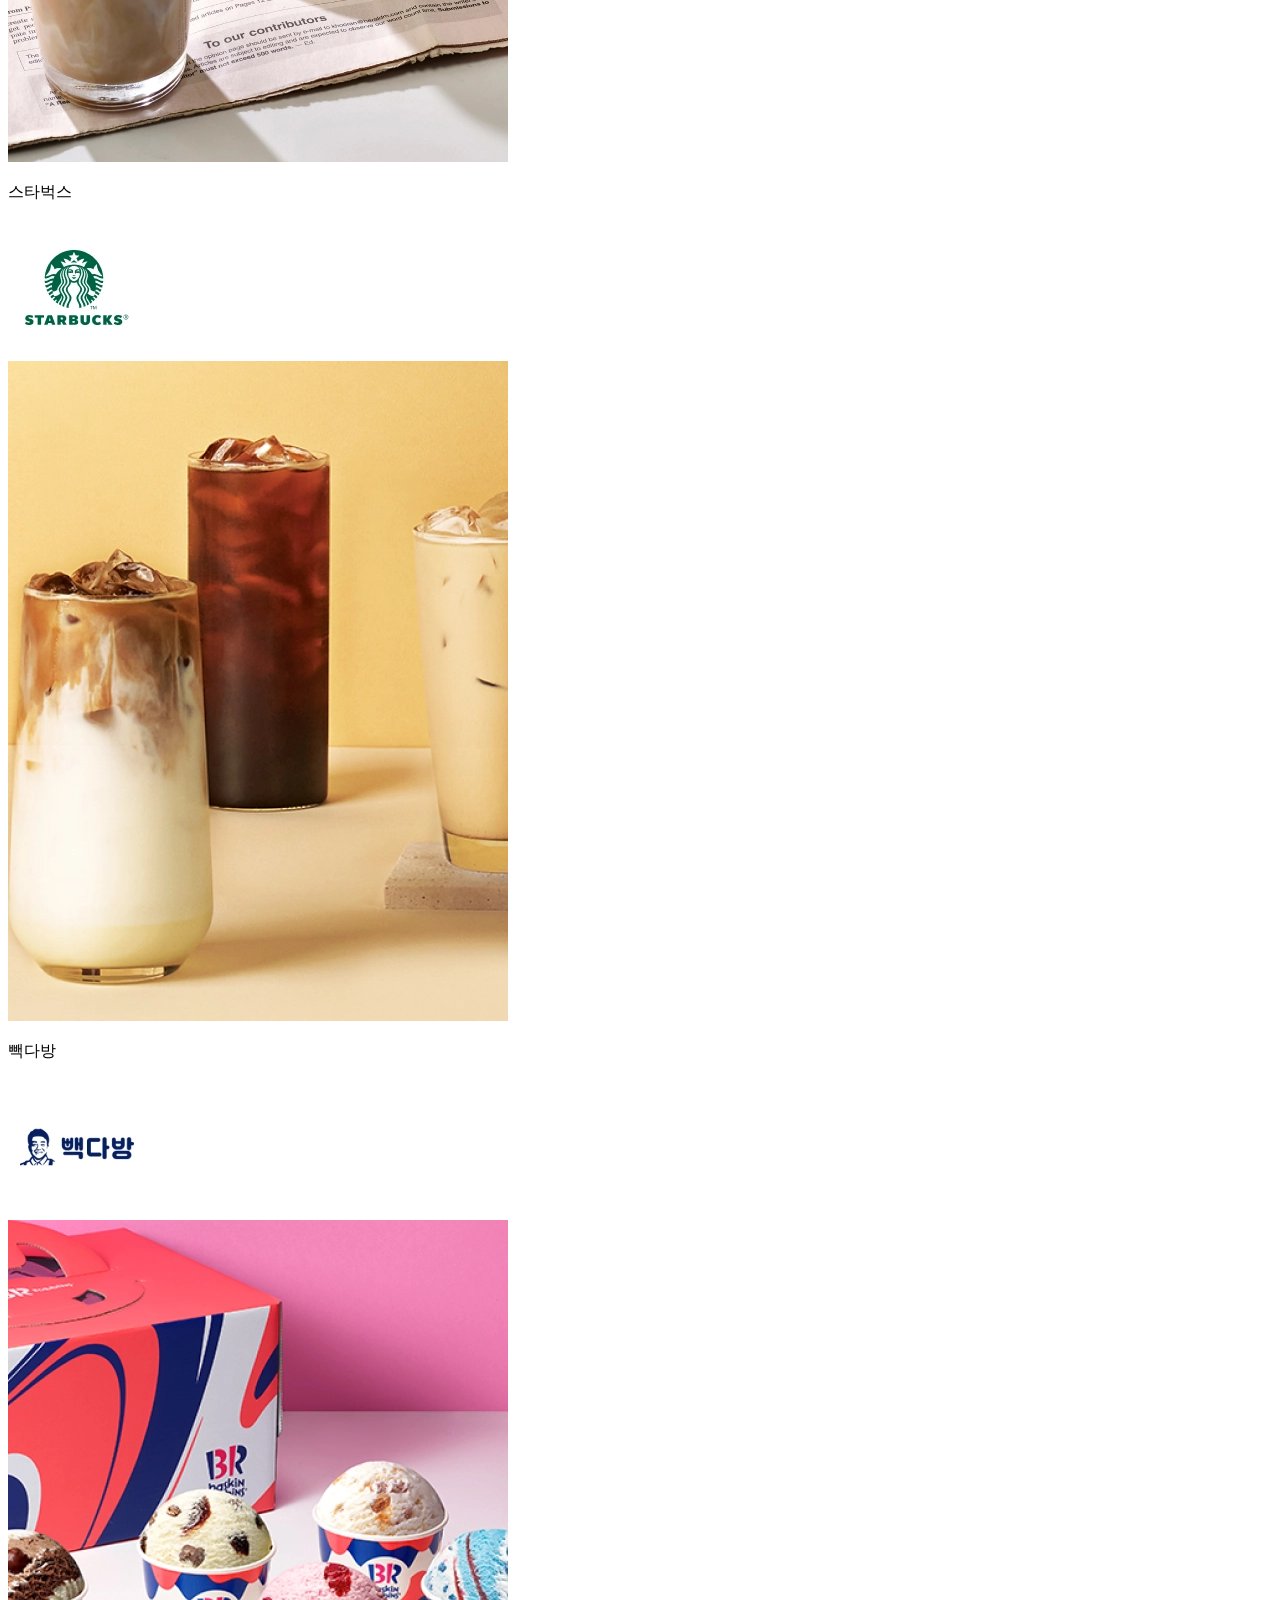
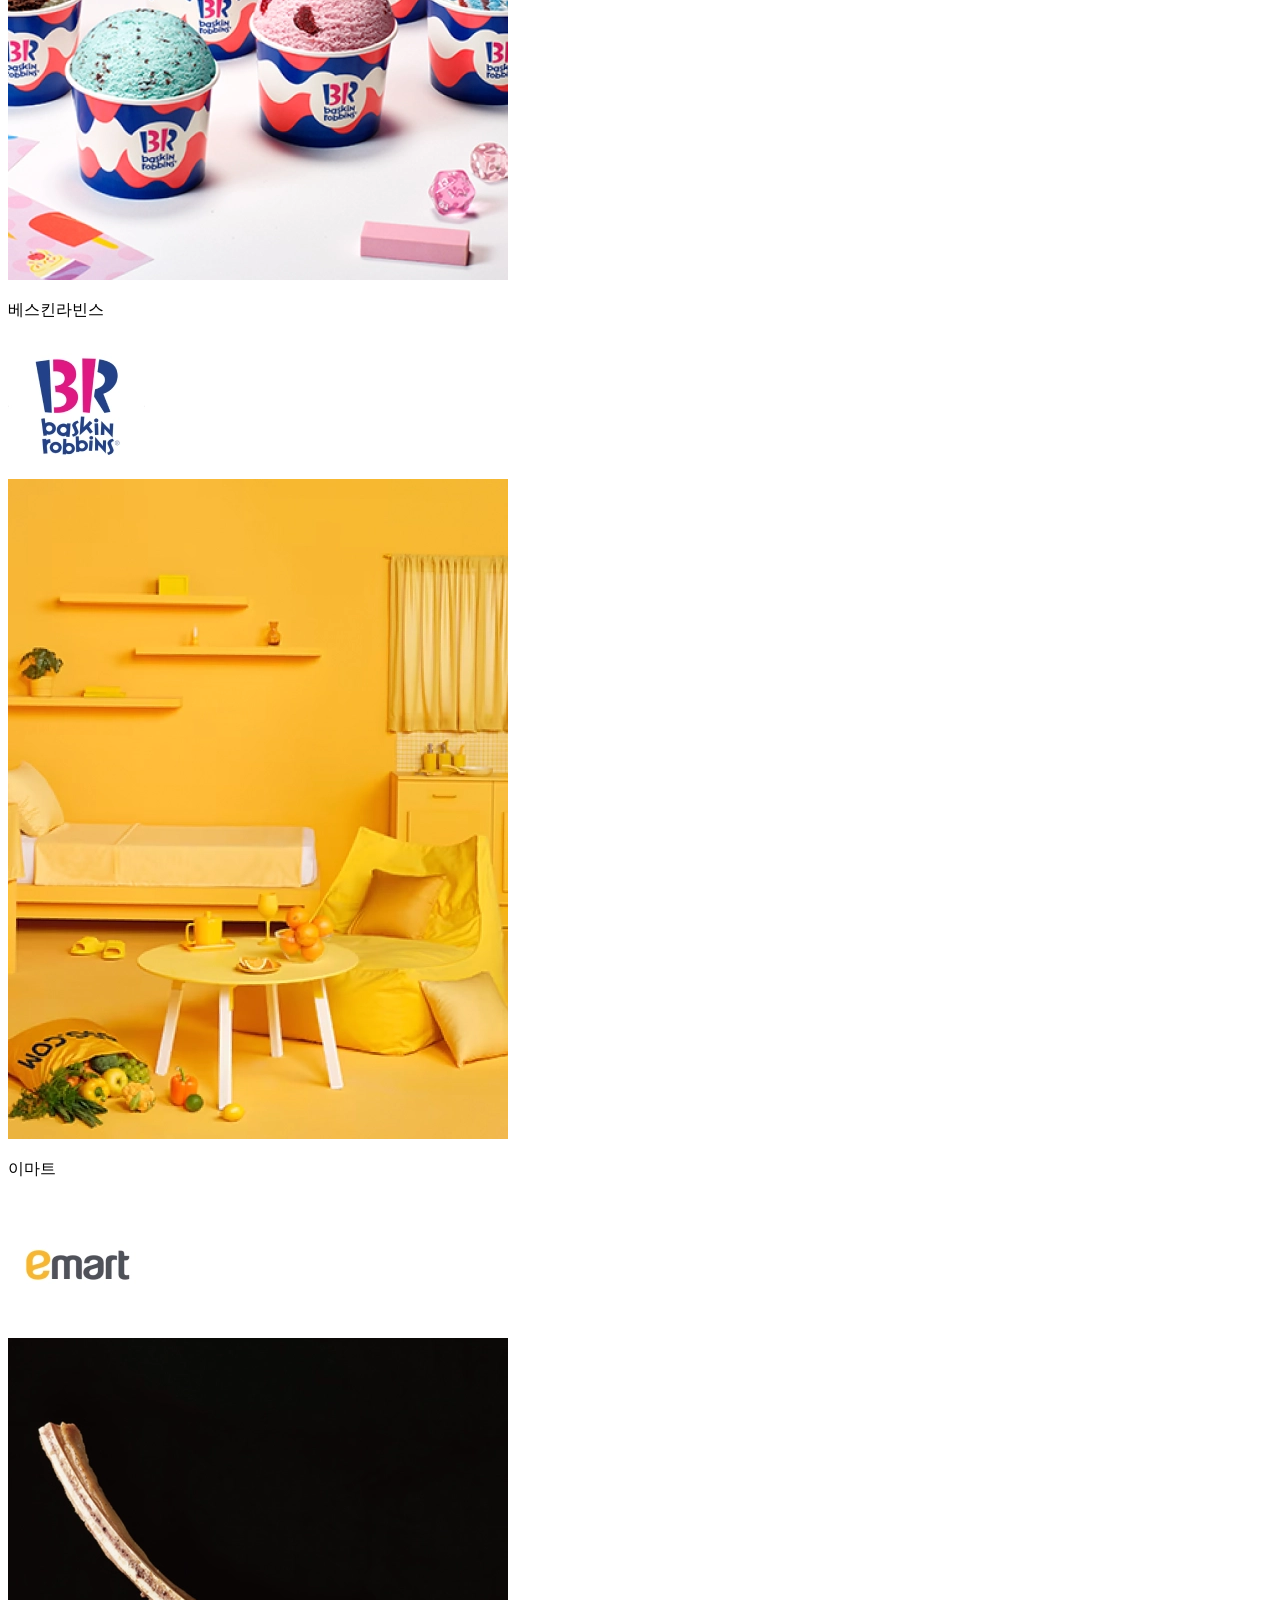
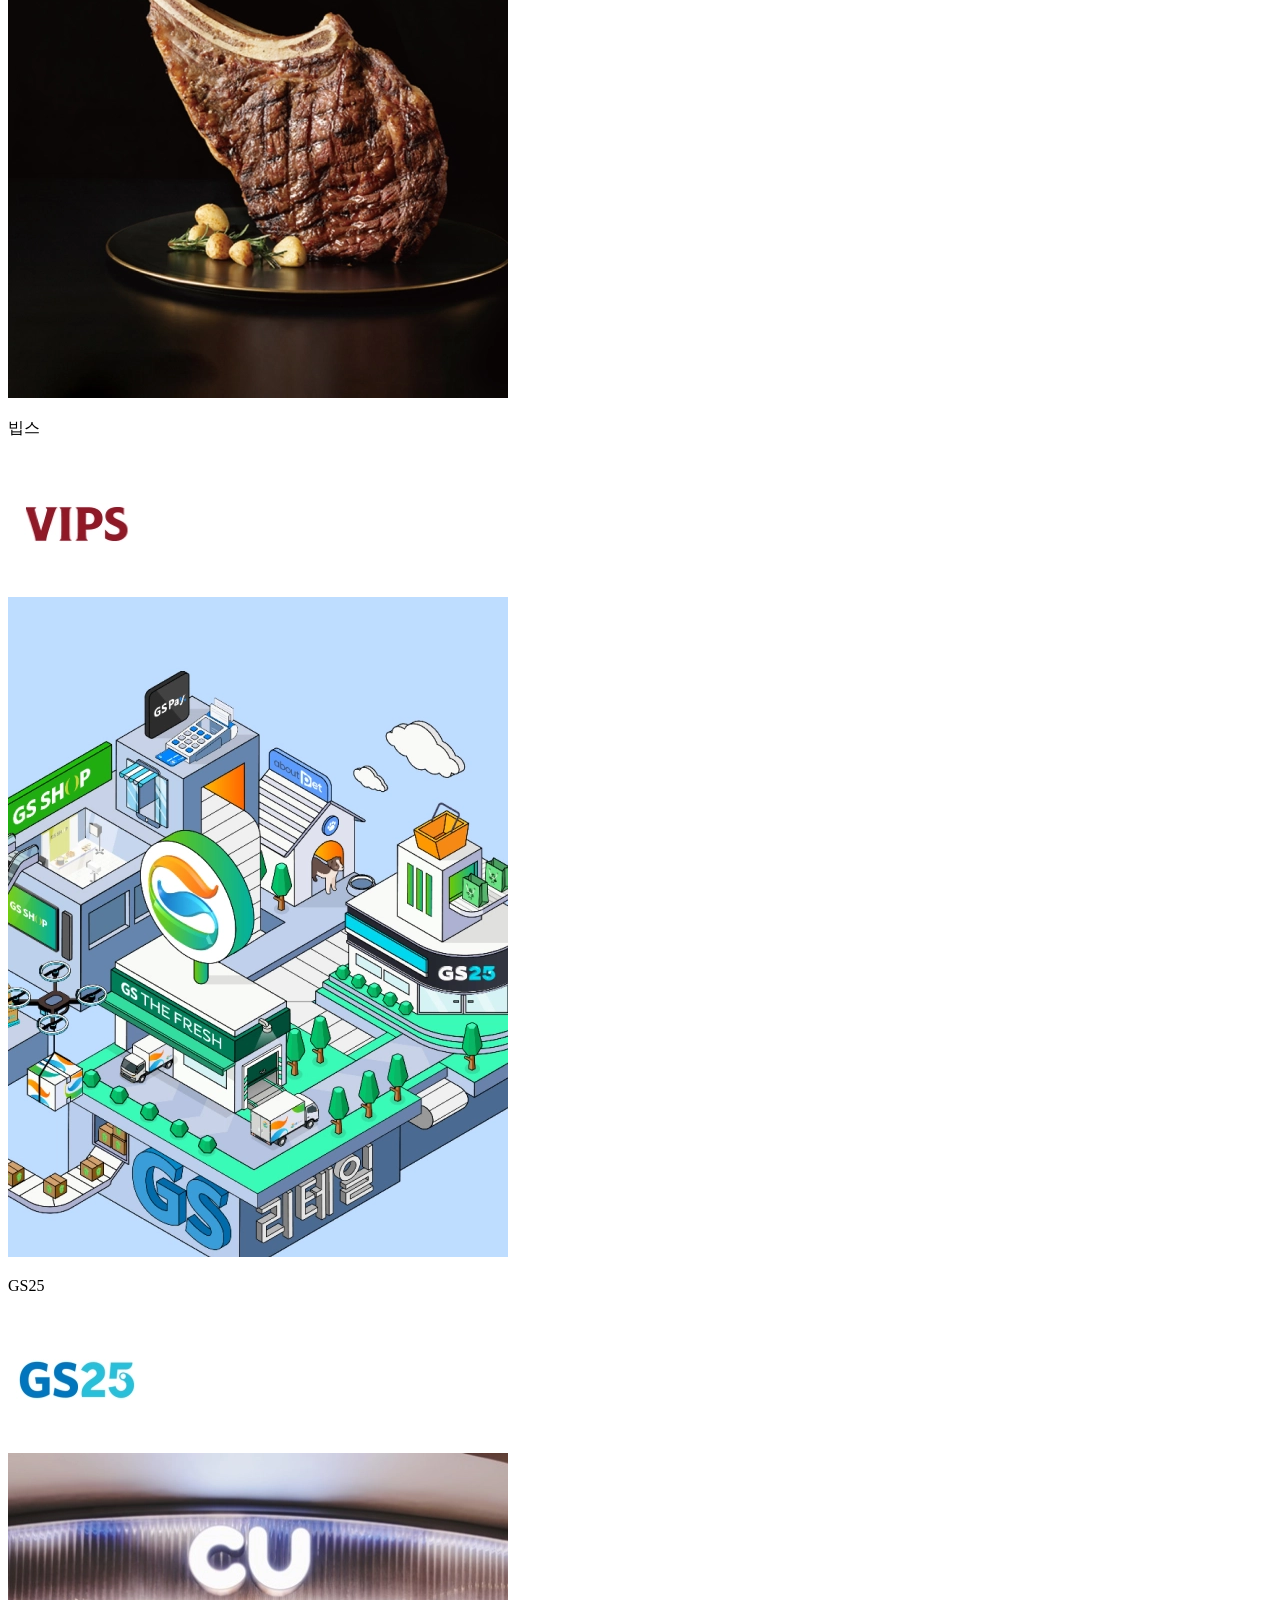
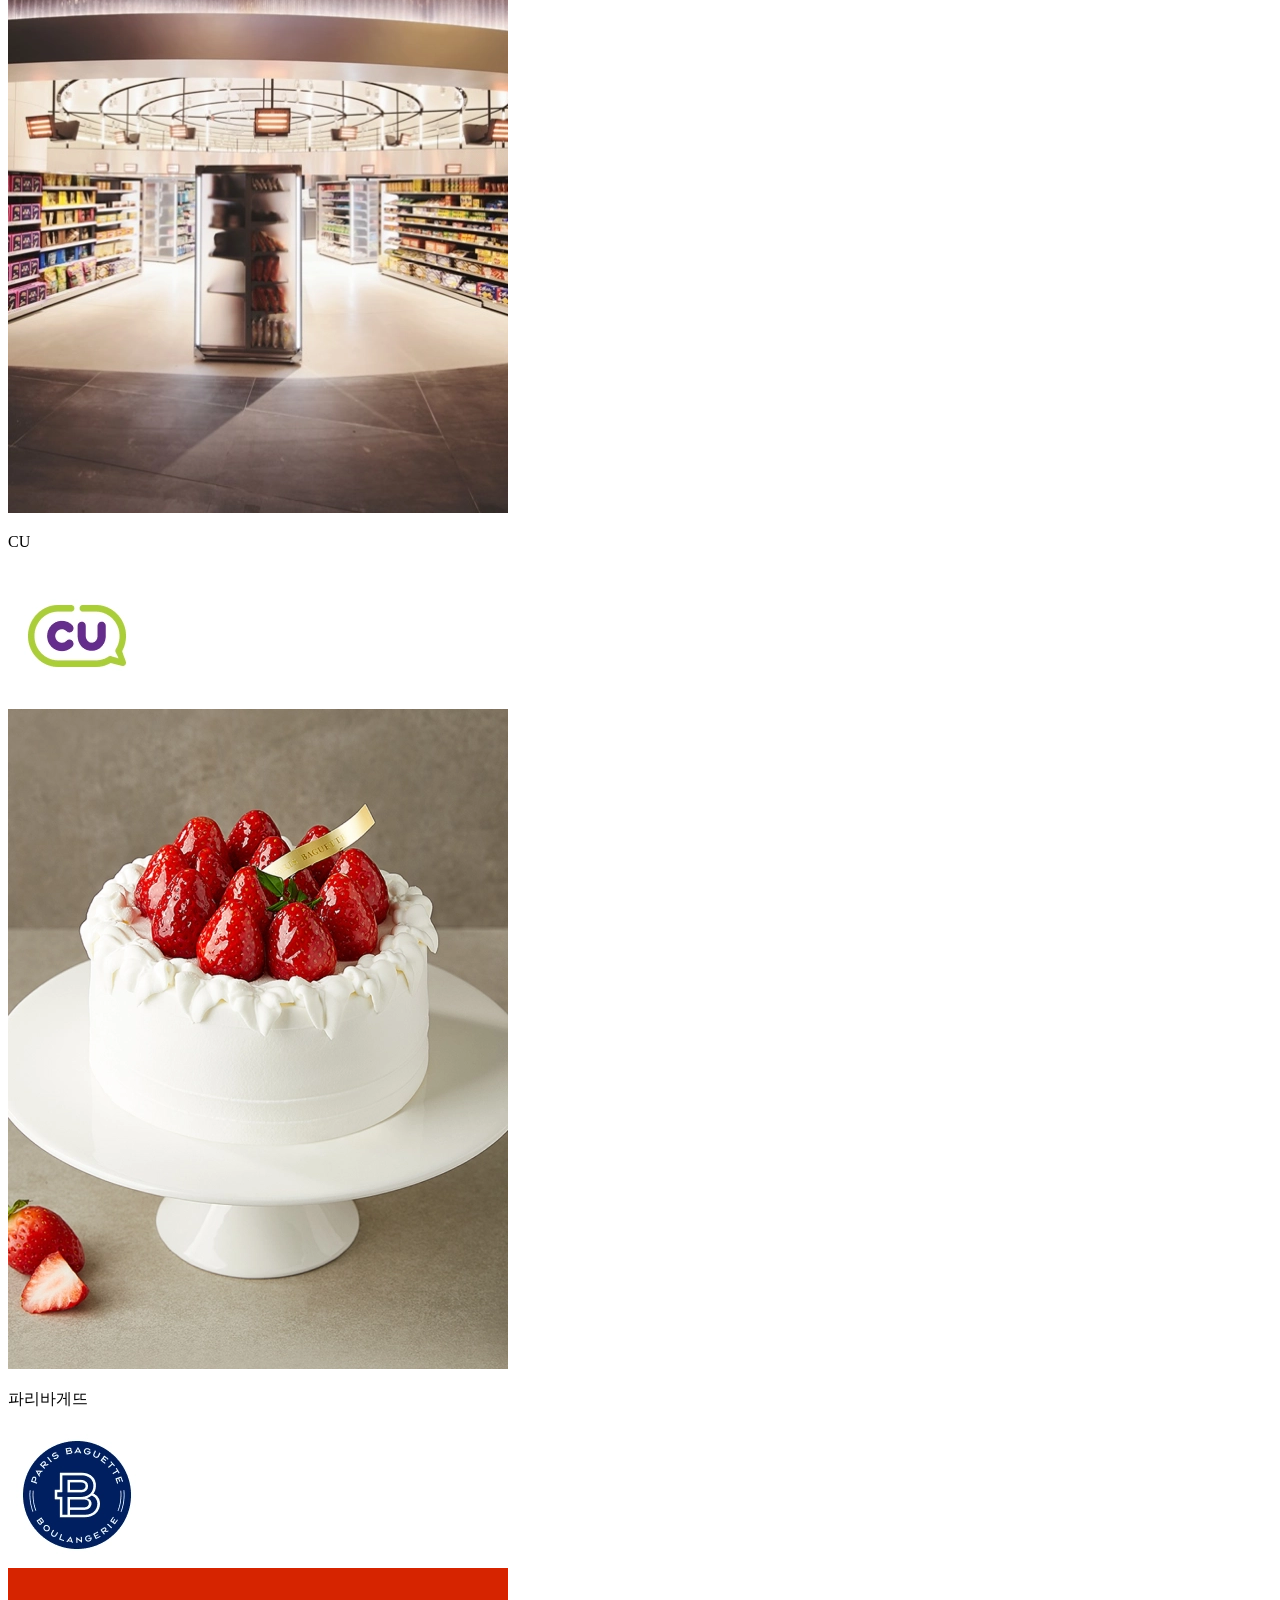
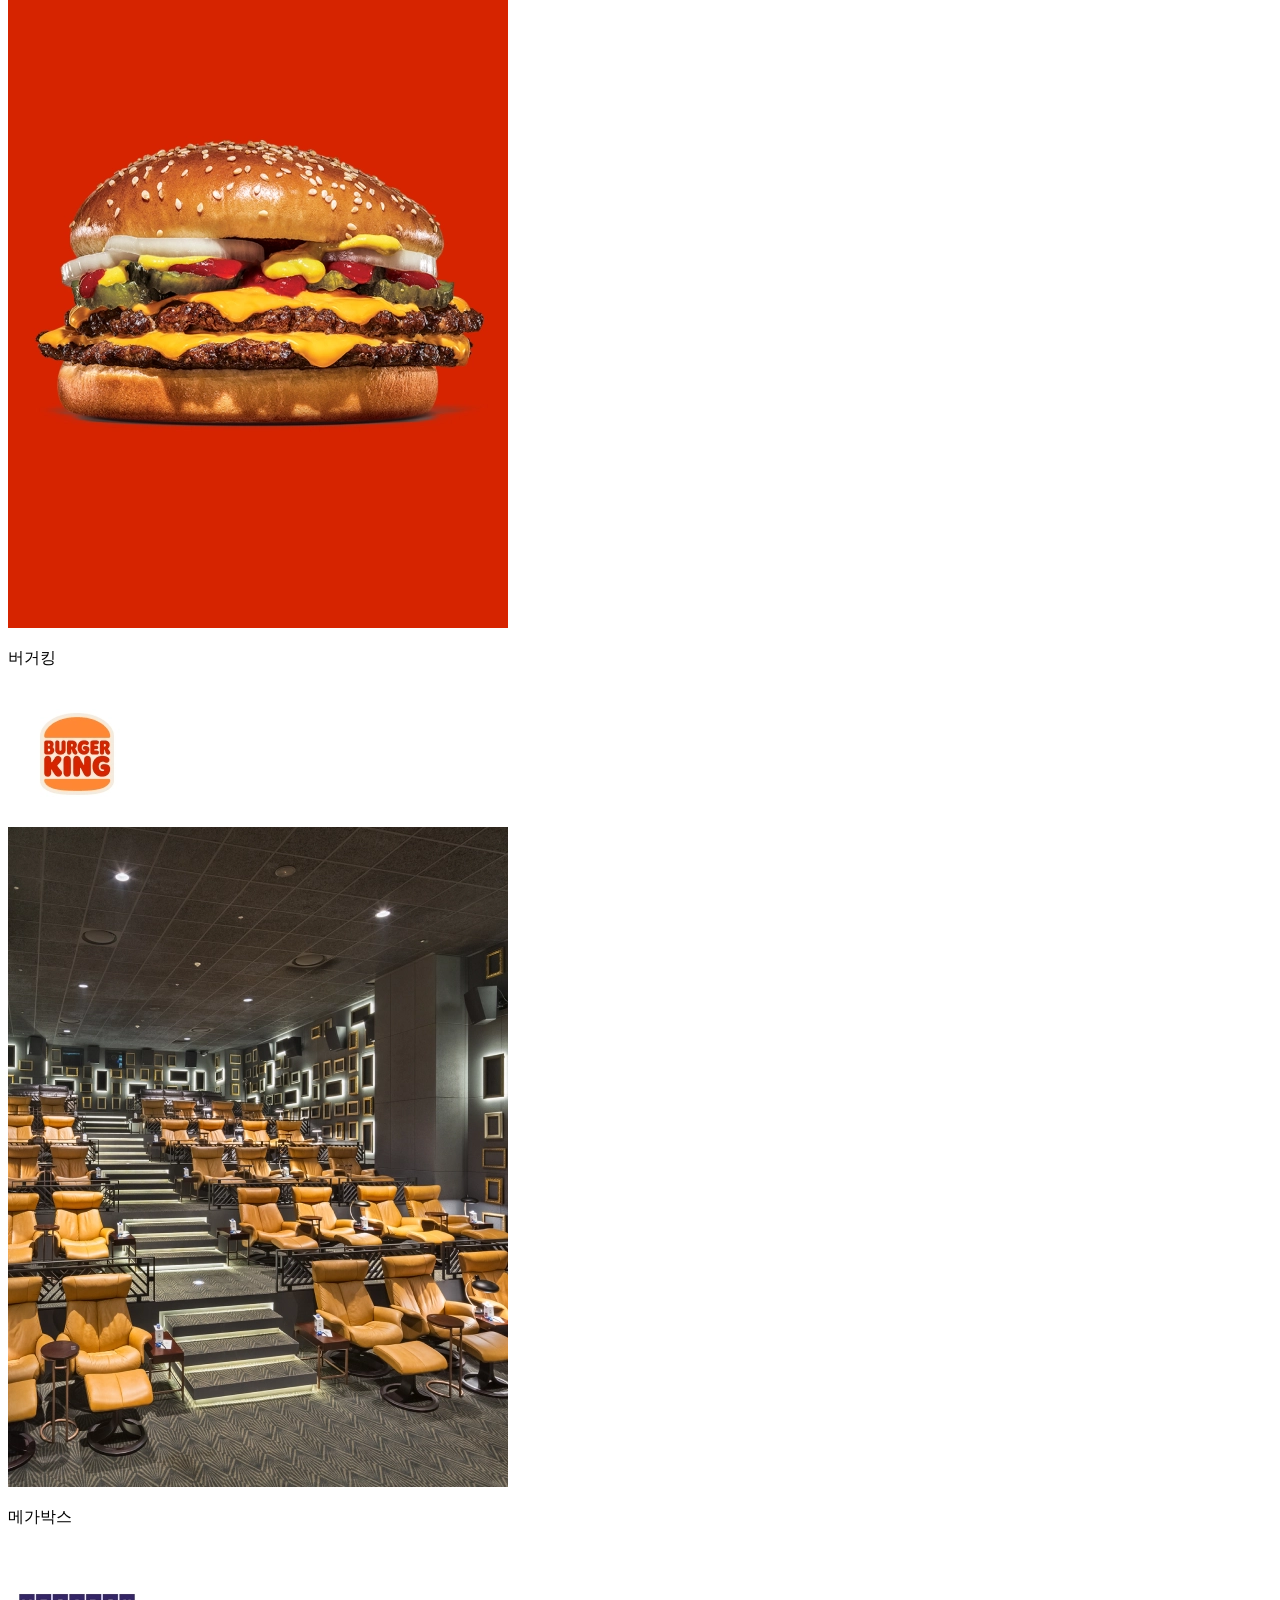
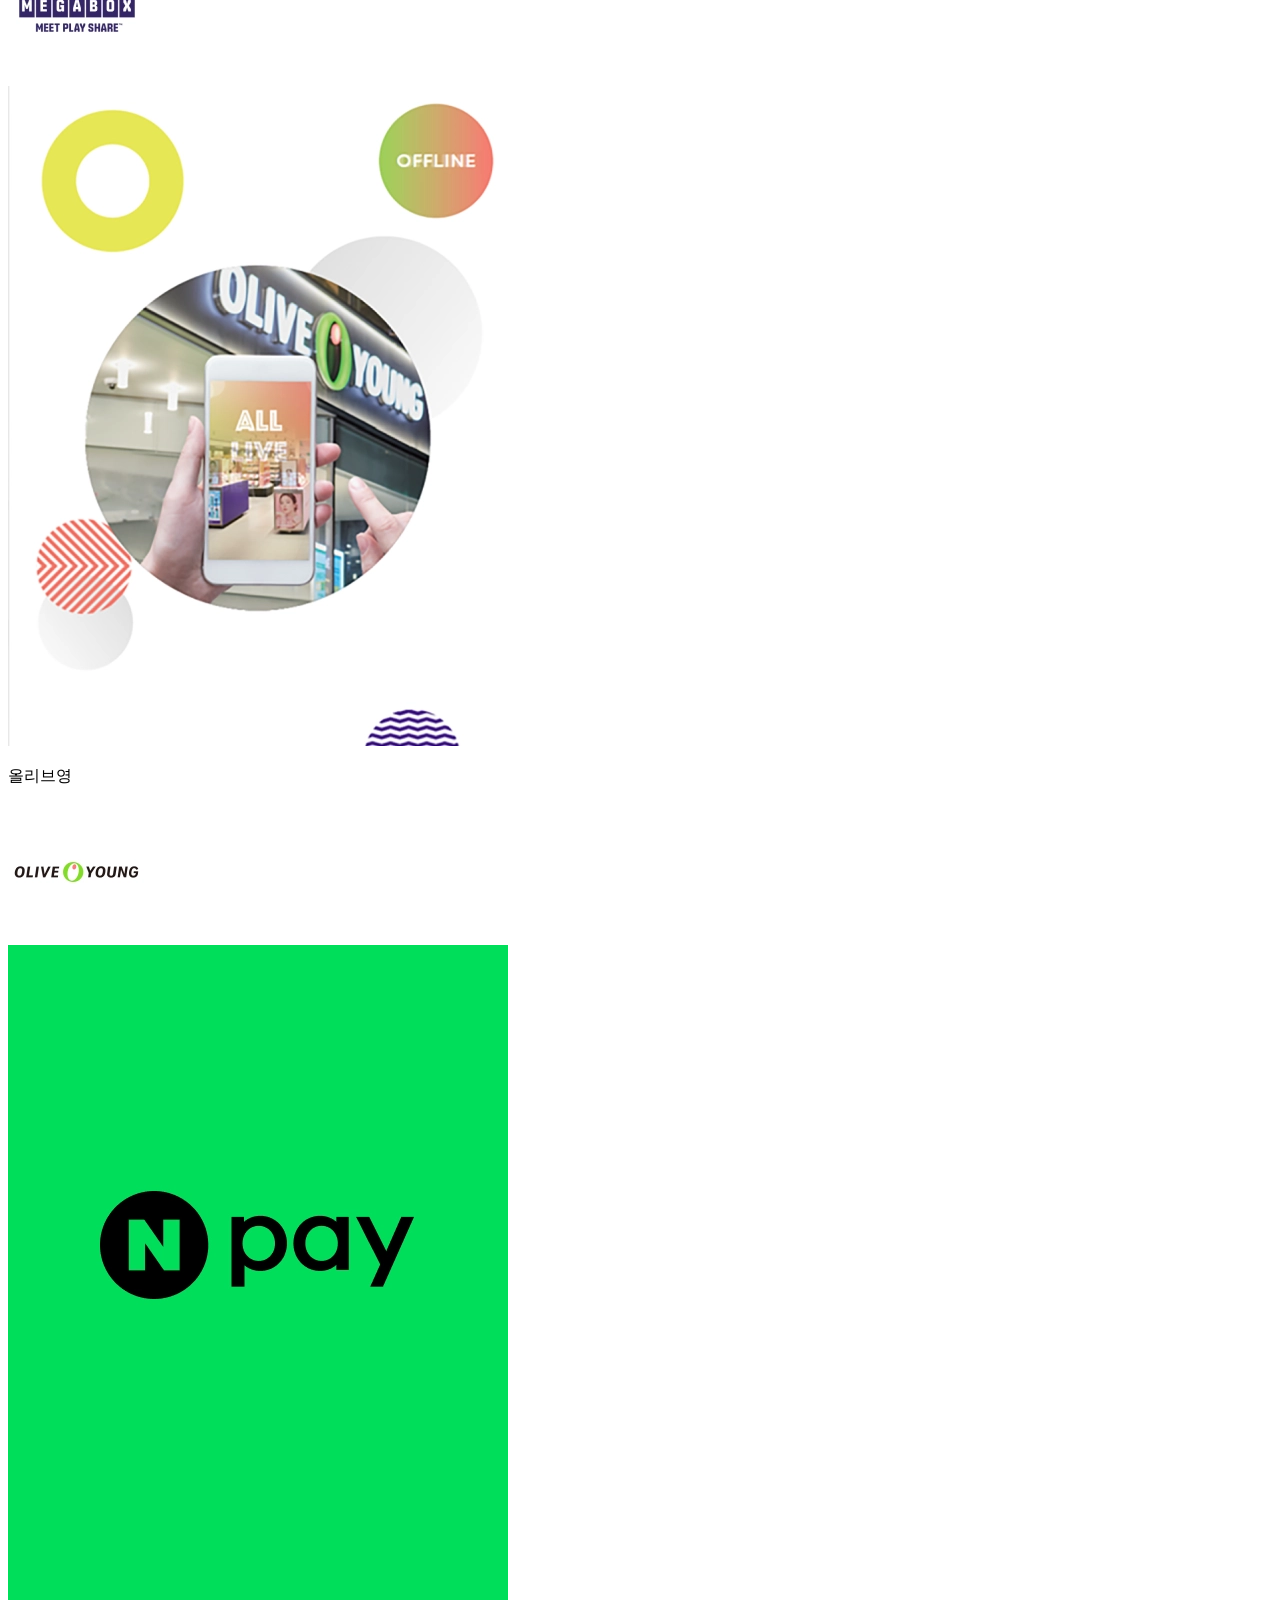
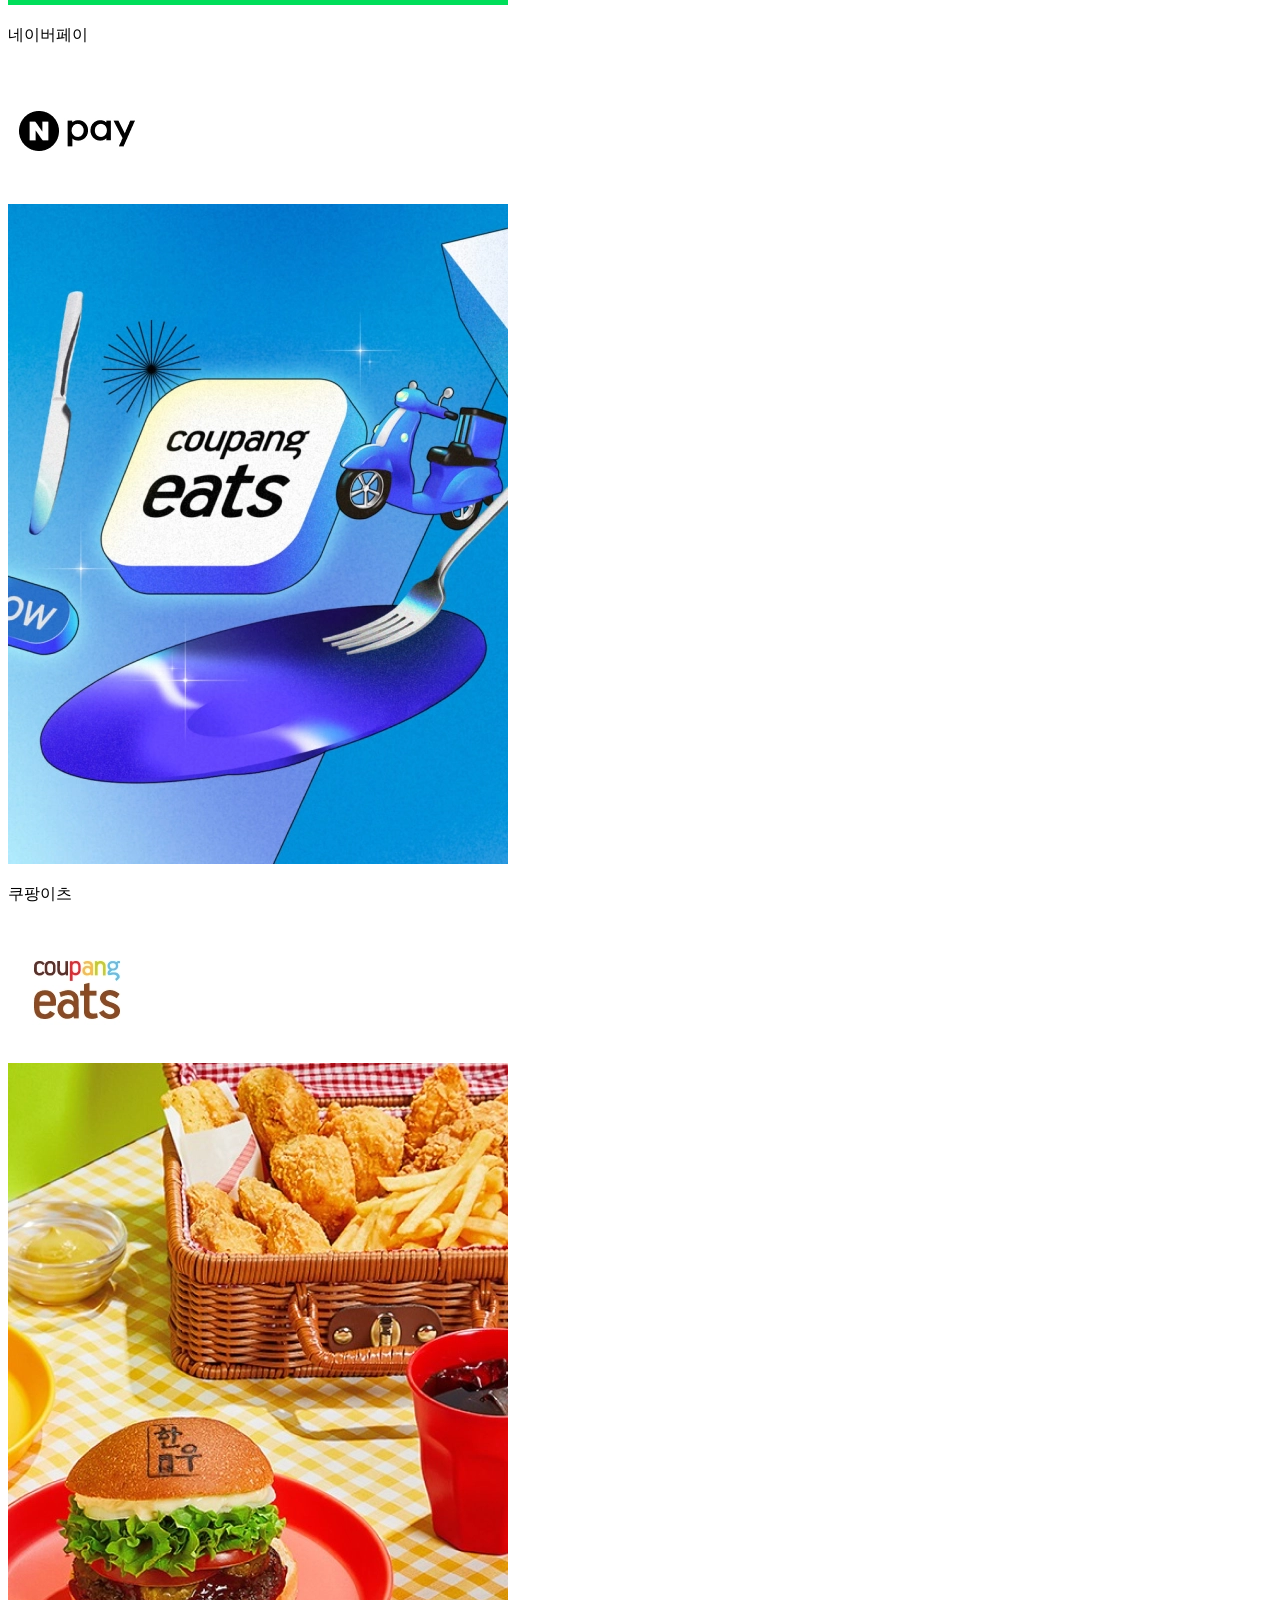
<file: ddd.html>
<!DOCTYPE html>
<html lang="en">

<head>
    <meta charset="UTF-8">
    <meta name="viewport" content="width=device-width, initial-scale=1.0">
    <title>Document</title>
</head>

<body>
    <section class="section-05">
        <div class="swiper section02-Swiper">
            <div class="swiper-wrapper">
                <div class="swiper-slide">
                    <div class="card-image">
                        <img src="img/main_3_card_img1.webp" alt="">
                    </div>
                    <div class="card-text">
                        <p>투썸플레이스</p>
                        <span>
                            <img src="img/main_3_card_logo1.webp" alt="">
                        </span>
                    </div>
                </div>

                <div class="swiper-slide">
                    <div class="card-image text-white">
                        <img src="img/main_3_card_img2.webp" alt="">
                    </div>
                    <div class="card-text">
                        <p>배달의민족</p>
                        <span>
                            <img src="img/main_3_card_logo2.webp" alt="">
                        </span>
                    </div>
                </div>

                <div class="swiper-slide">
                    <div class="card-image">
                        <img src="img/main_3_card_img3.webp" alt="">
                    </div>
                    <div class="card-text">
                        <p>이디야커피</p>
                        <span>
                            <img src="img/main_3_card_logo3.webp" alt="">
                        </span>
                    </div>
                </div>

                <div class="swiper-slide">
                    <div class="card-image">
                        <img src="img/main_3_card_img4.webp" alt="">
                    </div>
                    <div class="card-text">
                        <p>CGV</p>
                        <span>
                            <img src="img/main_3_card_logo4.webp" alt="">
                        </span>
                    </div>
                </div>

                <div class="swiper-slide">
                    <div class="card-image">
                        <img src="img/main_3_card_img5.webp" alt="">
                    </div>
                    <div class="card-text">
                        <p>뚜레쥬르</p>
                        <span>
                            <img src="img/main_3_card_logo5.webp" alt="">
                        </span>
                    </div>
                </div>

                <div class="swiper-slide">
                    <div class="card-image">
                        <img src="img/main_3_card_img6.webp" alt="">
                    </div>
                    <div class="card-text">
                        <p>스타벅스</p>
                        <span>
                            <img src="img/main_3_card_logo6.webp" alt="">
                        </span>
                    </div>
                </div>

                <div class="swiper-slide">
                    <div class="card-image">
                        <img src="img/main_3_card_img7.webp" alt="">
                    </div>
                    <div class="card-text">
                        <p>빽다방</p>
                        <span>
                            <img src="img/main_3_card_logo7.webp" alt="">
                        </span>
                    </div>
                </div>

                <div class="swiper-slide">
                    <div class="card-image">
                        <img src="img/main_3_card_img8.webp" alt="">
                    </div>
                    <div class="card-text">
                        <p>베스킨라빈스</p>
                        <span>
                            <img src="img/main_3_card_logo8.webp" alt="">
                        </span>
                    </div>
                </div>

                <div class="swiper-slide">
                    <div class="card-image">
                        <img src="img/main_3_card_img9.webp" alt="">
                    </div>
                    <div class="card-text">
                        <p>이마트</p>
                        <span>
                            <img src="img/main_3_card_logo9.webp" alt="">
                        </span>
                    </div>
                </div>

                <div class="swiper-slide">
                    <div class="card-image">
                        <img src="img/main_3_card_img10.webp" alt="">
                    </div>
                    <div class="card-text">
                        <p>빕스</p>
                        <span>
                            <img src="img/main_3_card_logo10.webp" alt="">
                        </span>
                    </div>
                </div>

                <div class="swiper-slide">
                    <div class="card-image">
                        <img src="img/main_3_card_img11.webp" alt="">
                    </div>
                    <div class="card-text">
                        <p>GS25</p>
                        <span>
                            <img src="img/main_3_card_logo11.webp" alt="">
                        </span>
                    </div>
                </div>

                <div class="swiper-slide">
                    <div class="card-image">
                        <img src="img/main_3_card_img12.webp" alt="">
                    </div>
                    <div class="card-text">
                        <p>CU</p>
                        <span>
                            <img src="img/main_3_card_logo12.webp" alt="">
                        </span>
                    </div>
                </div>

                <div class="swiper-slide">
                    <div class="card-image">
                        <img src="img/main_3_card_img13.webp" alt="">
                    </div>
                    <div class="card-text">
                        <p>파리바게뜨</p>
                        <span>
                            <img src="img/main_3_card_logo13.webp" alt="">
                        </span>
                    </div>
                </div>

                <div class="swiper-slide">
                    <div class="card-image">
                        <img src="img/main_3_card_img14.webp" alt="">
                    </div>
                    <div class="card-text">
                        <p>버거킹</p>
                        <span>
                            <img src="img/main_3_card_logo14.webp" alt="">
                        </span>
                    </div>
                </div>

                <div class="swiper-slide">
                    <div class="card-image">
                        <img src="img/main_3_card_img15.webp" alt="">
                    </div>
                    <div class="card-text">
                        <p>메가박스</p>
                        <span>
                            <img src="img/main_3_card_logo15.webp" alt="">
                        </span>
                    </div>
                </div>

                <div class="swiper-slide">
                    <div class="card-image">
                        <img src="img/main_3_card_img16.webp" alt="">
                    </div>
                    <div class="card-text">
                        <p>올리브영</p>
                        <span>
                            <img src="img/main_3_card_logo16.webp" alt="">
                        </span>
                    </div>
                </div>

                <div class="swiper-slide">
                    <div class="card-image">
                        <img src="img/main_3_card_img17.webp" alt="">
                    </div>
                    <div class="card-text">
                        <p>네이버페이</p>
                        <span>
                            <img src="img/main_3_card_logo17.webp" alt="">
                        </span>
                    </div>
                </div>

                <div class="swiper-slide">
                    <div class="card-image">
                        <img src="img/main_3_card_img18.webp" alt="">
                    </div>
                    <div class="card-text">
                        <p>쿠팡이츠</p>
                        <span>
                            <img src="img/main_3_card_logo18.webp" alt="">
                        </span>
                    </div>
                </div>

                <div class="swiper-slide">
                    <div class="card-image">
                        <img src="img/main_3_card_img19.webp" alt="">
                    </div>
                    <div class="card-text">
                        <p>롯데리아</p>
                        <span>
                            <img src="img/main_3_card_logo19.webp" alt="">
                        </span>
                    </div>
                </div>

                <div class="swiper-slide">
                    <div class="card-image">
                        <img src="img/main_3_card_img20.webp" alt="">
                    </div>
                    <div class="card-text">
                        <p>홈플러스</p>
                        <span>
                            <img src="img/main_3_card_logo20.webp" alt="">
                        </span>
                    </div>
                </div>
            </div>
        </div>
    </section>
</body>

</html>
</file>
<file: css/main.css>
@charset "utf-8";
@import url('../font/pretendard/stylesheet.css');

*, 
*::before,
*::after {
    margin: 0;
    padding: 0;
    box-sizing: border-box;
}

li {
    list-style: none;
}
a {
    text-decoration: none;
    color: inherit;
}
body {
    font-family: 'Pretendard';
    font-weight: 400;
    line-height: 1.2;
}

.title h3 {
    font-size: 51px;
    font-weight: 700;
}
.title p {
    font-size: 30px;
    line-height: 1.5;
}
.title.flex {
    display: flex;

}
.title.flex h3, 
.title.flex p {
    width: 50%;
}
.section {
    padding: 230px 0;
}
.inner {
    padding: 0 65px;
}


/* .header */
.header {
    width: 100%;
    height: 85px;
    position: fixed;
    top: 0;
    left: 0;
    z-index: 99;

}

.header .inner {
    height: 100%;
    display: flex;
    justify-content: space-between;
    align-items: center;
}
.header .inner .nav .gnb {
    display: flex;
    gap: 72px;
}
.header .inner .nav .gnb li {
    font-size: 20px;
    font-weight: 700;
    color: #fff;
}
.header .inner .nav .gnb li:hover {
    color: #C82014;
}
.header .inner .nav .gnb li a {}
.header.active  {
    background-color: #fff;
}
.header.active .inner .nav .gnb li {
    color: #000;
}
.main_visual {
    height: 100vh;
    position: relative; 
}
.main_visual::before {
    content: '';
    width: 100%;
    height: 100%;
    /* background-color: rgba(0, 0, 0, 0.6); */
    
    position: absolute;
    top: 0;
    left: 0;
}
.main_visual video {
    width: 100%;
    height: 100%;
    object-fit: cover; 
    filter: brightness(60%); [브라이트니스]
}
.main_visual .text {
    position: absolute;
    top: 50%;
    left: 50%;
    transform: translate(-50%, -50%);
}
.main_visual .text h2 {
    color: #fff;
    text-align: center;
    font-size: 57px;
    line-height: 1.4;
    font-weight: 700;
}

.main_visual .cont_news {
    width: 100%;
   
    position: absolute;
    left: 0;
    bottom: 0;
    padding: 24px 0;
    background-color: rgba(0, 0, 0, 0.6);
}
.main_visual .cont_news .inner { 
    display: flex;
    justify-content: space-between;
    align-items: center;
}
.main_visual .cont_news div {
    display: flex;
    align-items: center;
}
.main_visual .cont_news div p {
    font-size: 22px;
    color: #fff;
}
.main_visual .cont_news div span {
    font-size: 22px;
    color: #ffffff60;
    margin-left: 16px;
}

.section-01 .image {
    margin-top: 135px;
    height: 512px;
    border-radius: 16px;
    overflow: hidden;
}
.section-01 .image img {
    width: 100%;
    height: 100%;
    object-fit: cover;
}


.section-02 {
    overflow: hidden;
    padding-bottom: 0;
}
.section-02 .section-02_inner{
    margin-right: -15%;
    padding-left: 65px;
}
.section-02 .section02-Swiper {
    padding-right: 65px;
}
.section-02 .section02-Swiper .swiper-slide {
    position: relative;
    border-radius: 32px;
    overflow: hidden;
}
.section-02 .section02-Swiper .swiper-slide.title {
    width: 926px !important;
}
.section-02 .section02-Swiper .swiper-slide.title p {
    margin-top: 49px;
}
.section-02 .section02-Swiper .swiper-slide .image {
    padding-bottom: 100%;
    position: relative;

}
.section-02 .section02-Swiper .swiper-slide img {
    width: 100%;
    height: 100%;
    position: absolute;
    top: 0;
    left: 0;
    filter: brightness(80%);
}
.section-02 .section02-Swiper .swiper-slide .slide-default-text {
    position: absolute;
    bottom: 0;
    left: 0;
    padding: 40px 50px;
    color: #fff;
    font-size: 32px;
    font-weight: 700;
}
 
.section-02 .section02-Swiper .swiper-slide .slide-hover-text {
    width: 100%;
    height: 100%;
    position: absolute;
    top: 0;
    left: 0;
    display: flex;
    align-items: flex-end; 

    background-color: rgba(0, 0, 0, 0.3);
    backdrop-filter: blur(4px);

    display: none;
}
.section-02 .section02-Swiper .swiper-slide .slide-hover-text p {
    padding: 40px 50px;
    color: #fff;
    font-size: 29px;
    line-height: 1.5;
}
.section-02 .section02-Swiper .swiper-slide:hover .slide-default-text {
    display: none;
}
.section-02 .section02-Swiper .swiper-slide:hover .slide-hover-text {
    display: flex;
}
.section-02 .section02-Swiper .swiper-slide.last-item span {
    position: absolute;
    left: -99999px;
    
}
.section-02 .swiper-button_wrap {
    display: flex;
    justify-content: flex-end;
    gap: 20px;
    margin-top: 30px;
    margin-right: 150px;
    
}
.section-02 .swiper-button_wrap div {
    position: static;
    margin-top: 0;
    width: 80px;
    height: 80px;
}
.section-02 .swiper-button_wrap .swiper-button-next::after {
    content: '';
    width: 100%;
    height: 100%;
    background: url('../img/_ArrowRightNone.svg') center center / 100% no-repeat;
}
.section-02  .swiper-button_wrap .swiper-button-prev::after {
    content: '';
    width: 100%;
    height: 100%;
    background: url('../img/_ArrowLeftNone.svg') center center / 100% no-repeat;
}

/* .section-03  */

.section-03 {
    /* padding-top: 0; */
}
.section-03 .inner {
    display: flex;
} 
.section-03 .inner > div {
    width: 50%;
}
.section-03 .inner > div .title p {
    margin: 49px 0;
}
.section-03 .inner > div .cont_text div  {
    margin-top: 49px;
}
.section-03 .inner > div .cont_text div p {
    font-size: 24px;
    font-weight: 600;
    color: #919191;
}
.section-03 .inner > div .cont_text div span  {
    font-size: 51px;
    color: #111;
}
.section-03 .inner > div img {
    width: 100%;
    opacity: 0;
    transition: opacity 1s ease-in-out;
}


/* .section-04 */

.section-04 .section04-Swiper {
    margin-top: 196px;
}

.section-04 .section04-Swiper .swiper-wrapper {
    transition:  transform linear;
}
 
.section-04 .section04-Swiper .swiper-slide {
    border-radius: 24px;
    overflow: hidden;
}
.section-04 .section04-Swiper .swiper-slide .card-image img {
    width: 100%;
    display: block;
}
.section-04 .section04-Swiper .swiper-slide .card-image::before {
    content: '';
    width: 100%;
    height: 100%;
    position: absolute;
    top: 0;
    left: 0;
    background: linear-gradient(0deg, rgba(0, 0, 0, 0.5018382352941176) 0%, rgba(0, 0, 0, 0) 100%);
}
.section-04 .section04-Swiper .swiper-slide .card-text {
    width: 100%;
    position: absolute;
    left: 0;
    bottom: 0;
    display: flex;
    justify-content: space-between;
    align-items: center;
    padding: 20px;
}
.section-04 .section04-Swiper .swiper-slide .card-text p {
    color: #fff;
    font-size: 21px;
    font-weight: 600;
}
.section-04 .section04-Swiper .swiper-slide .card-text span {
    display: block;
    width: 57px;
    
}
.section-04 .section04-Swiper .swiper-slide .card-text  img {
    width: 100%;
    border-radius: 50%; 
}


/* .section-05 */
.section-05 {
    background-color: #111;
    padding: 196px 0 130px;
    overflow: hidden;
}
.section-05 .title h3 {
    color: #fff;
    text-align: center;
}
.section-05 .marquee-container {
    margin-top: 327px;
}


.section-05 .marquee-container .marquee {
   /*  display: flex;
    gap: 48px; */
    white-space: nowrap;
}
.section-05 .marquee-container .marquee span {
    display: inline-block; 
    width: 163px;
    margin: 0 24px;
    text-align: center;
}
.section-05 .marquee-container .marquee span img {
    width: 100%;
    height: 40px;
    object-fit: contain;
}
.section-05 .marquee-container .marquee.marquee--forwards {animation: marquee-forwards 20s infinite;}
.section-05 .marquee-container .marquee.marquee--backwards {animation: marquee-backwards 20s infinite; margin-top: 32px;}
@keyframes marquee-forwards {
    0% {
        transform: translateX(0%);
    }

    100% {
        transform: translateX(-50%);
    }
}

@keyframes marquee-backwards {
    0% {
        transform: translateX(-50%);
    }

    100% {
        transform: translateX(0%);
    }
}

/* .section-06  */
.section-06 .inner {
    display: flex;
    justify-content: space-between;
}
.section-06 .inner .title {
    width: 601px;
}
.section-06 .inner .title a {
    font-size: 24px;
    margin-top: 18px;
    display: block;
    font-weight: 600;
}
.section-06 .inner .news_item-wrap {
    /* width: calc(100% - 601px); */
    width: 1202px;
}
.section-06 .inner .news_item-wrap .item {
    border-bottom: 1px solid #000;
    padding: 49px 24px;
}
.section-06 .inner .news_item-wrap .item:first-child {
    border-top: 4px solid #000;
}
.section-06 .inner .news_item-wrap .item p {
    font-size: 30px;
    font-weight: 700;
}
.section-06 .inner .news_item-wrap .item span {
    margin-top: 16px;
    font-size: 19px;
    display:block;
    color: #919191;
}


/* .footer */

.footer {
    background-color: #f5f5f5;
    position: relative;
}
.footer .ft_nav ul {
    display: flex;
    justify-content: space-between;
}
.footer .ft_nav ul li {
    width: 50%;
    
    background-color: #000;
    font-size: 29px;
    color: #fff;
    font-weight: 700;
    text-align: center;
}
.footer .ft_nav ul li a {
    display: block;
    padding: 49px 0;
}
.footer .ft_nav ul li:hover {
    background-color: #C82014;
}

.footer .inner {
    padding: 63px;
    display: flex;
    justify-content: space-between;
    align-items: flex-end;
}
.footer .inner .ft_info_wrap {
    font-size: 19px;
    width: 50%;
}
 
.footer .inner .ft_info_wrap ul {
    display: flex;
    flex-wrap: wrap;
    gap: 16px;
}
.footer .inner .ft_info_wrap ul li {
    line-height: 1.8;
    color: #919191;
    position: relative;
}
.footer .inner .ft_info_wrap ul li::before {
    content: '';
    width: 1px;
    height: 19px;
    background-color: #919191;
    position: absolute;
    right: -8px;
    top: 50%;
    transform: translateY(-50%);
}
.footer .inner .ft_info_wrap ul li:last-child::before {
    display: none;
}
.footer .inner .ft_info_wrap ul.ft_info_bottom {
    margin-top: 17px;
}
.footer .inner .ft_info_wrap ul.ft_info_bottom li:first-child {
    color: #111;
}
.footer .inner .ft_info_wrap p {
    color: #919191;
    margin-top: 4px;
    font-weight: 700;
}
.footer .inner .family_site {
    width: 229px;
    position: relative;
}
.footer .inner .family_site button {
    width: 100%;
    height: 49px;
    background-color: #fff;
    border: 1px solid #bbb;
    border-radius: 5px;
    padding: 0 24px;
    font-size: 16px;
    font-family: 'Pretendard';
    text-align: left;
    background: url('../img/plusBtn.webp') center right 24px / 13px no-repeat #fff;
}
.footer .inner .family_site .list {
    position: absolute;
    right: 0;
    bottom: 52px;
    width: 100%;
    background-color: #fff;
    border: 1px solid #d8d8d8;

    border-radius: 5px;
    box-shadow: 0 0 50px rgba(0, 0, 0, .1);
    display: none;
}
.footer .inner .family_site .list.active {
    display: block;
}
.footer .inner .family_site .list li {
    padding: 9px 19px;
    line-height: 1.8;
}


.top_btn {
    width: 65px;
    position: fixed;
    right: 50px;
    /* top: auto; */
    bottom: 50px;
    z-index: 999;
    opacity: 0;
}
.top_btn.active {
    position: absolute;
    top: -114px; 
    bottom: auto;
}
.top_btn img {
    width: 100%;
}
</file>
